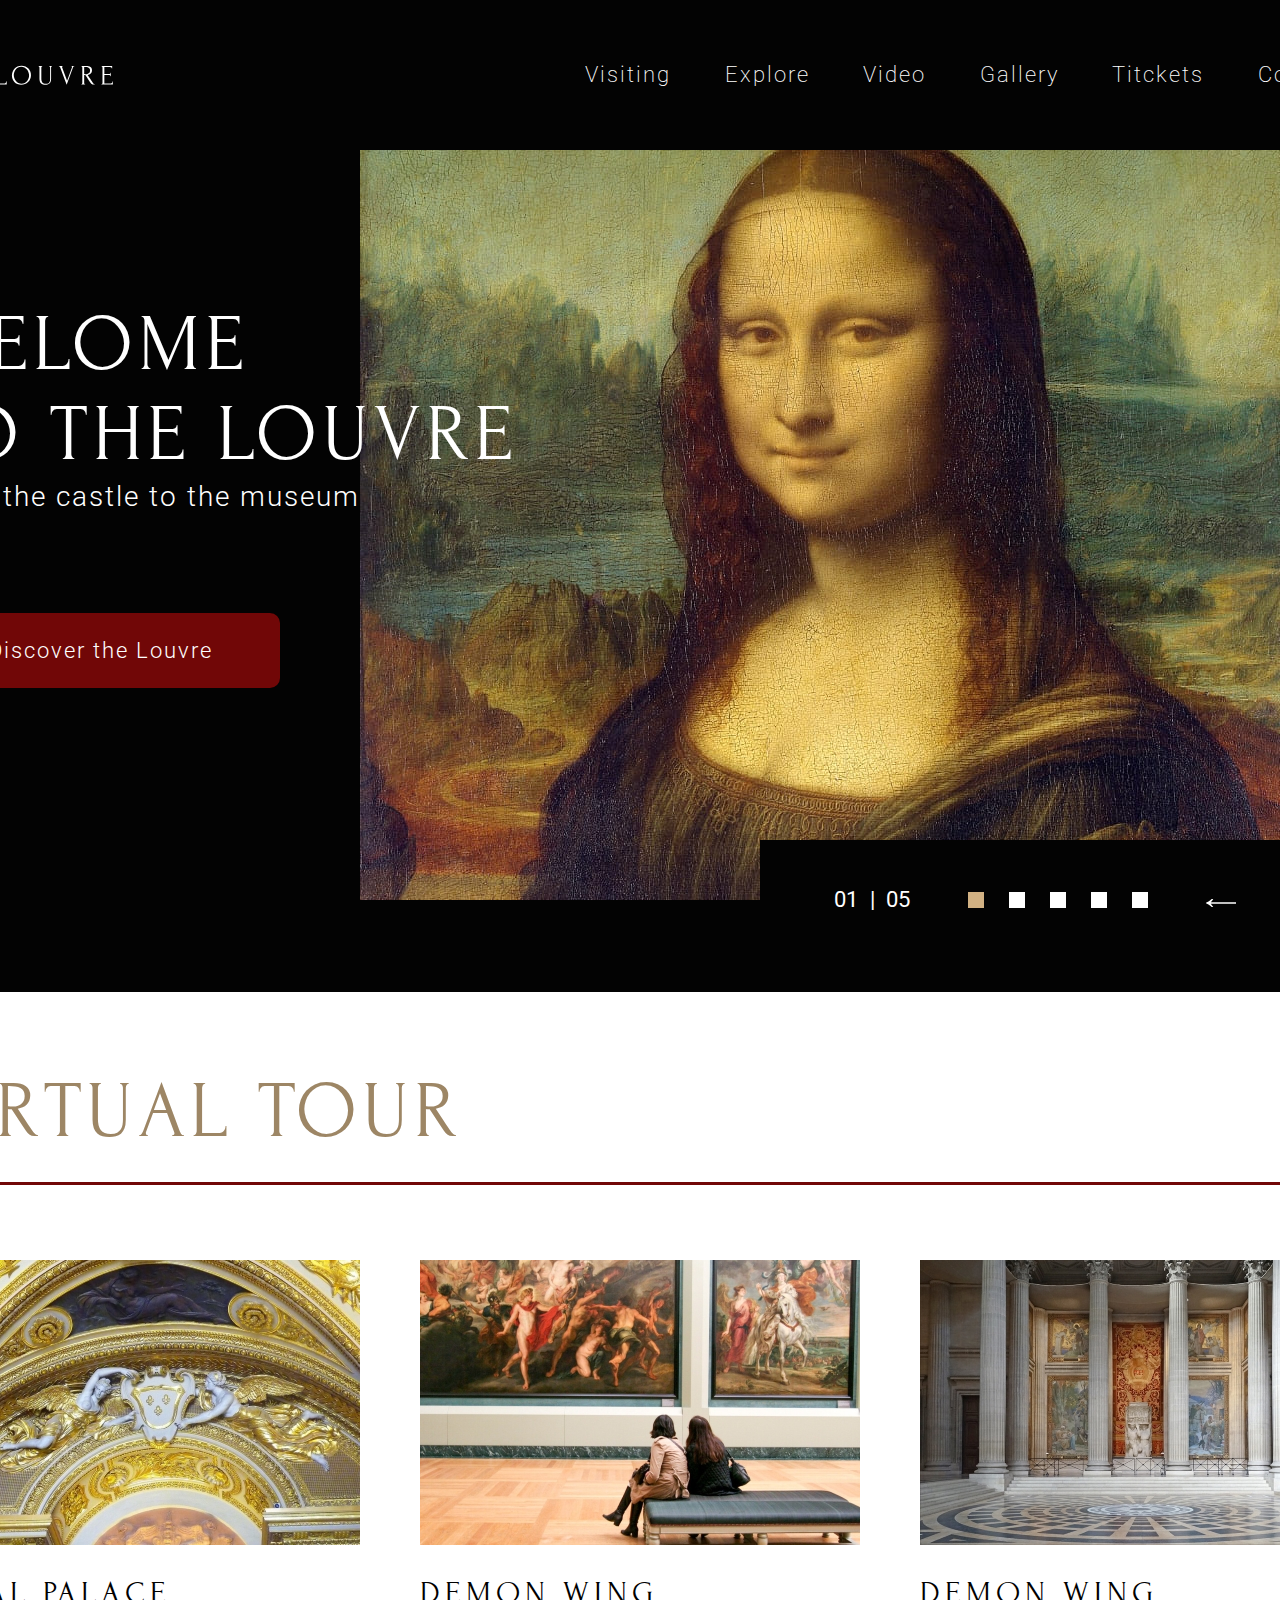
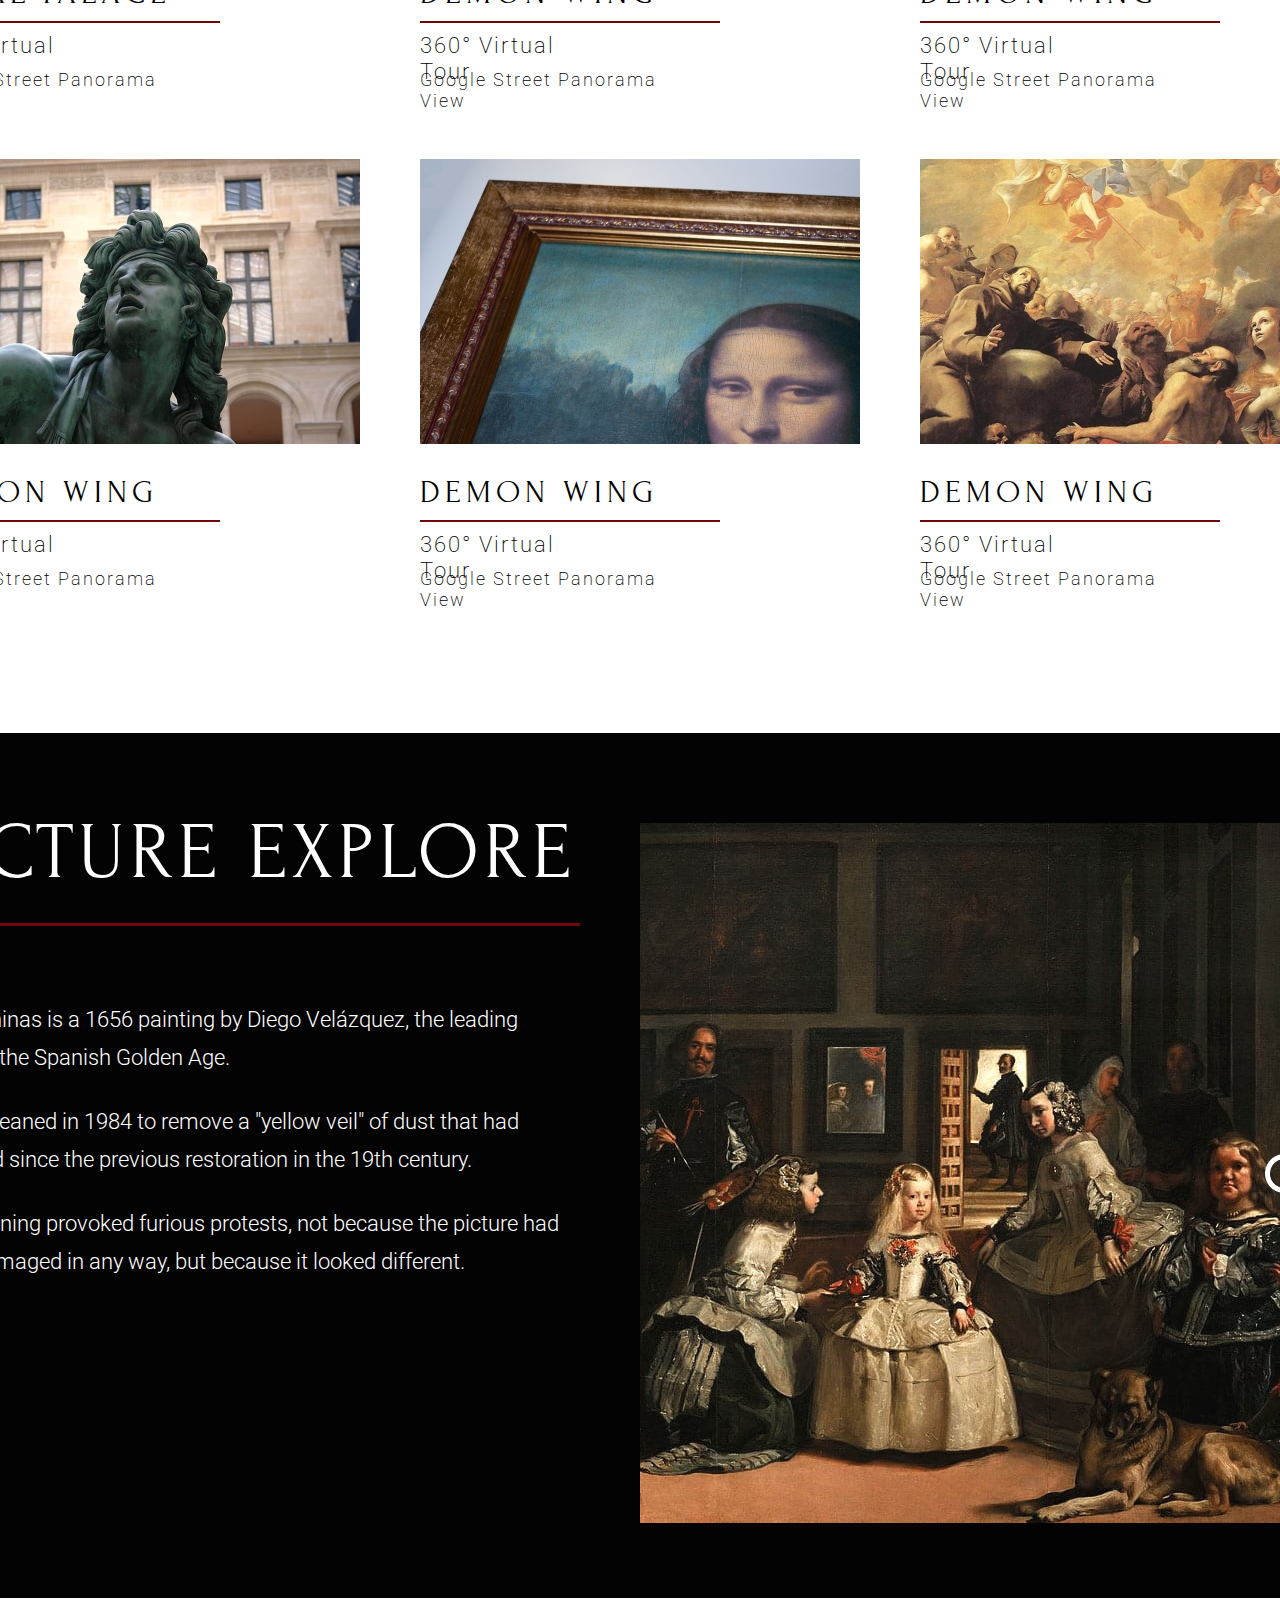
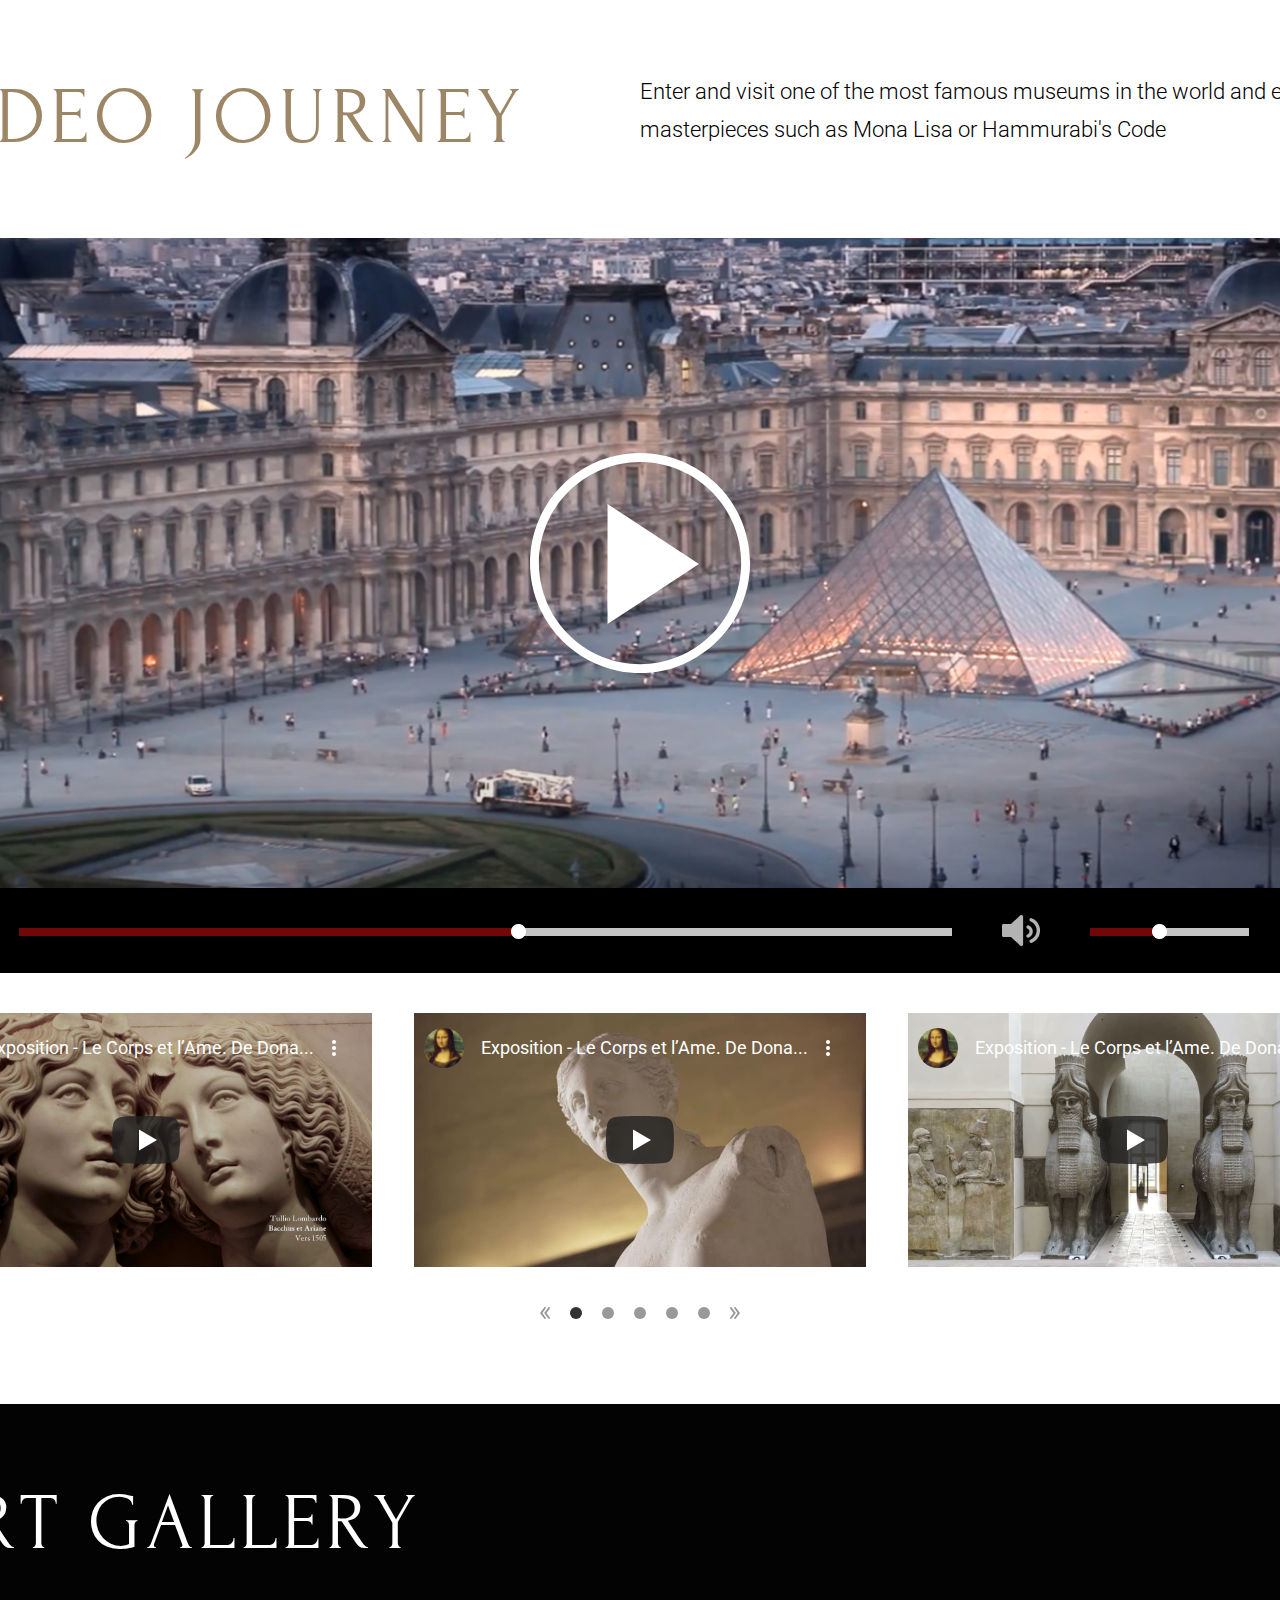
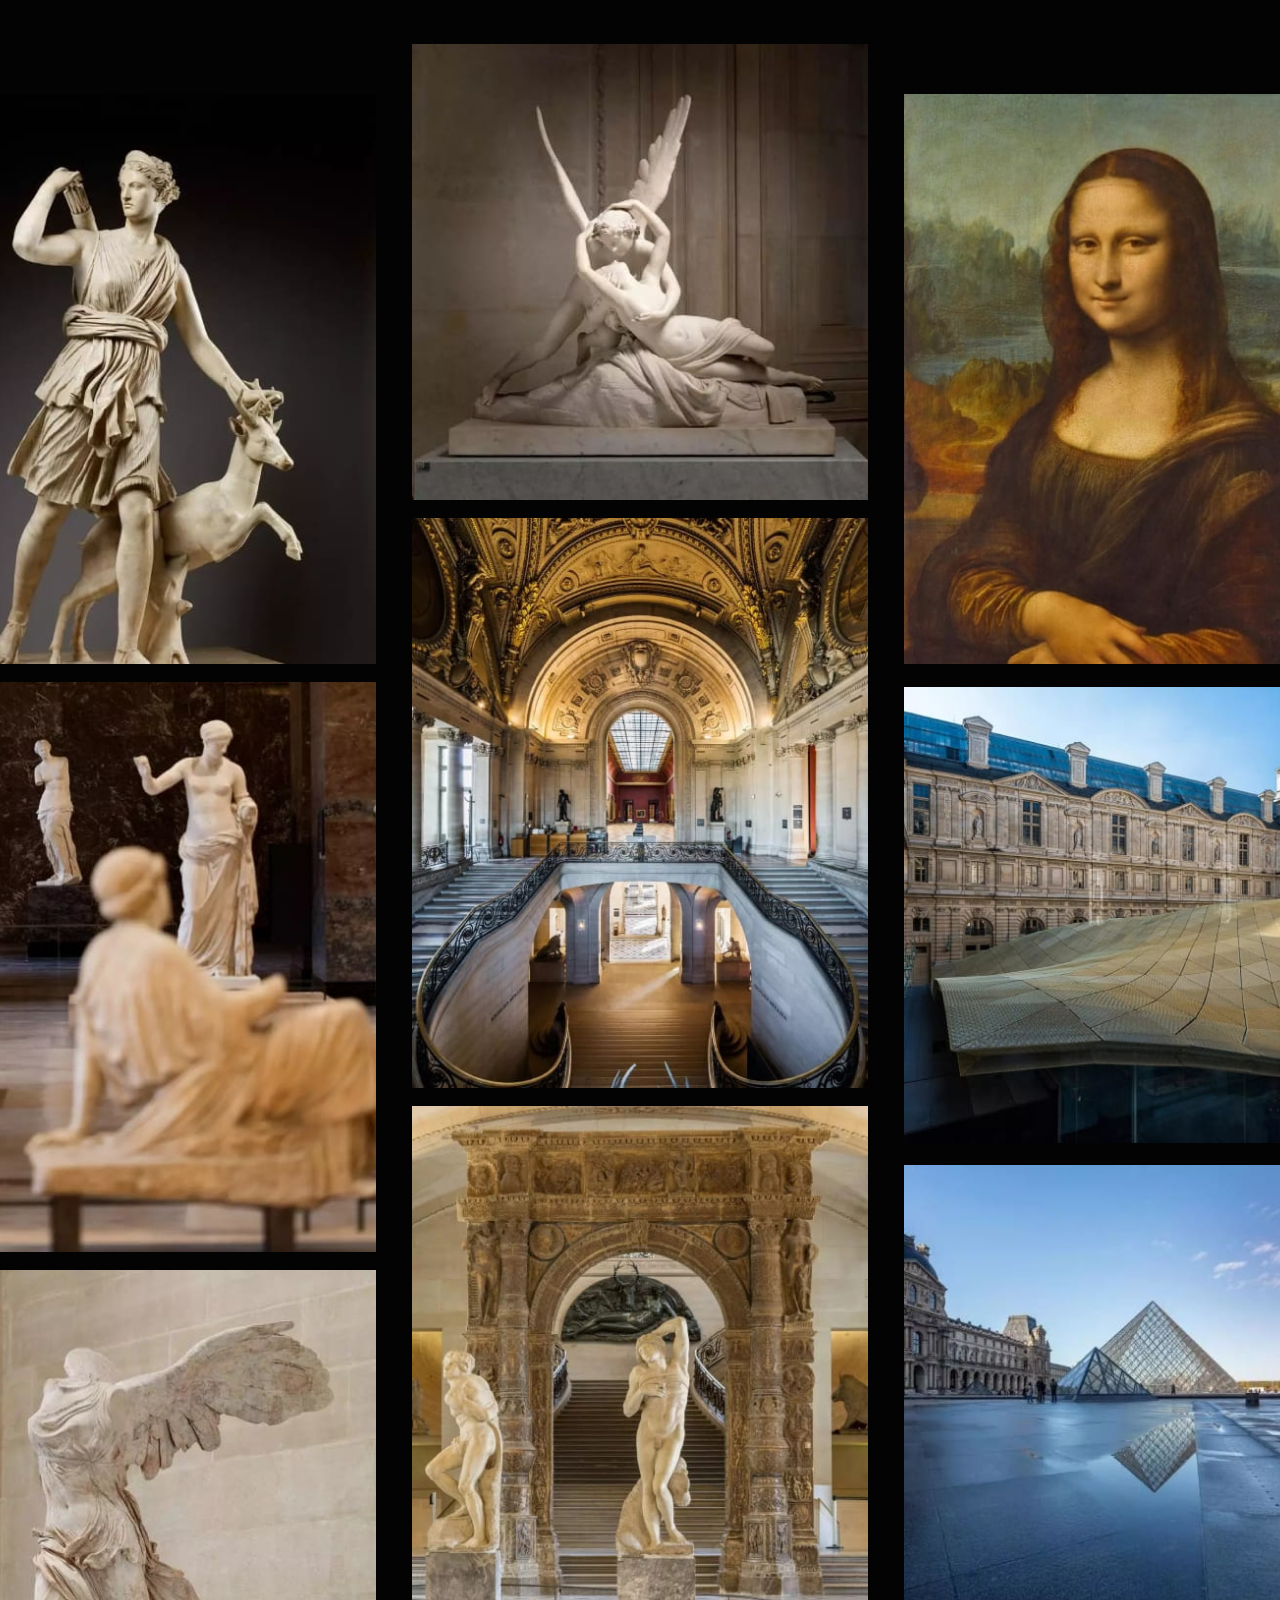
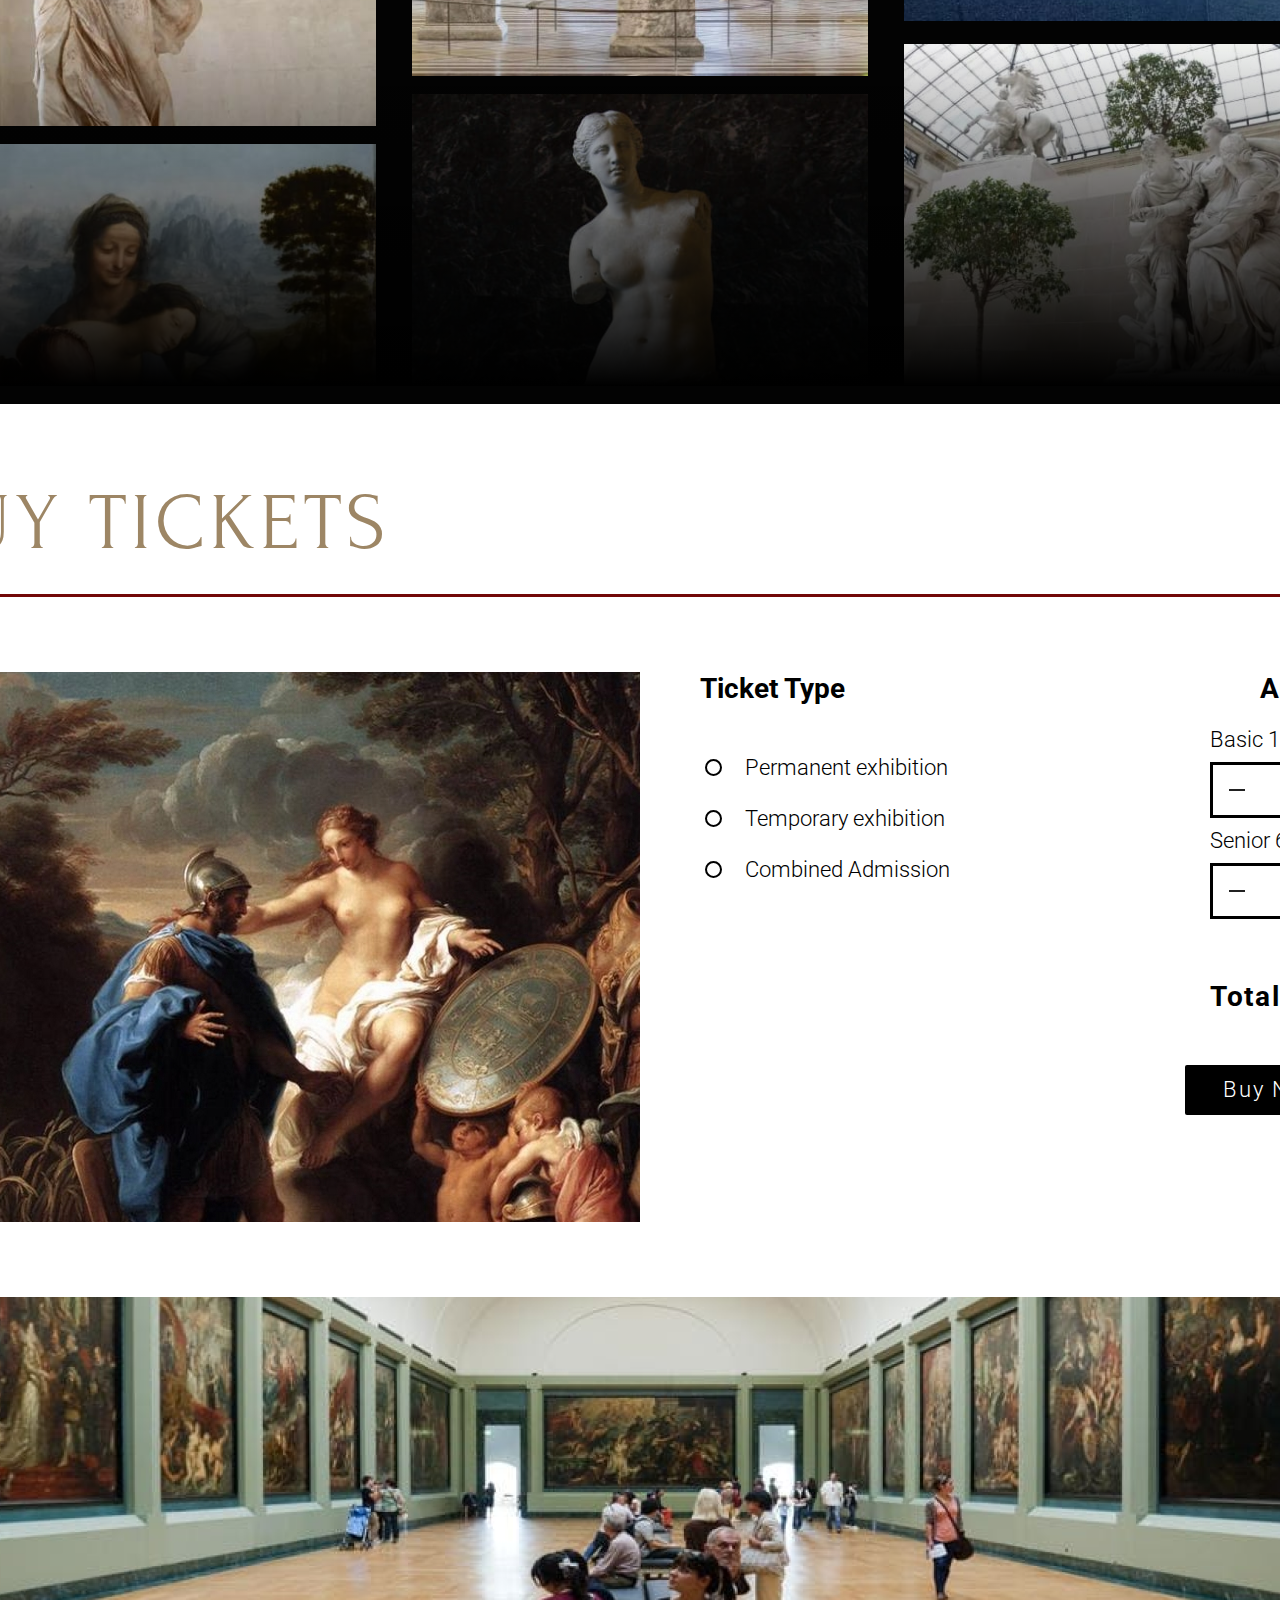
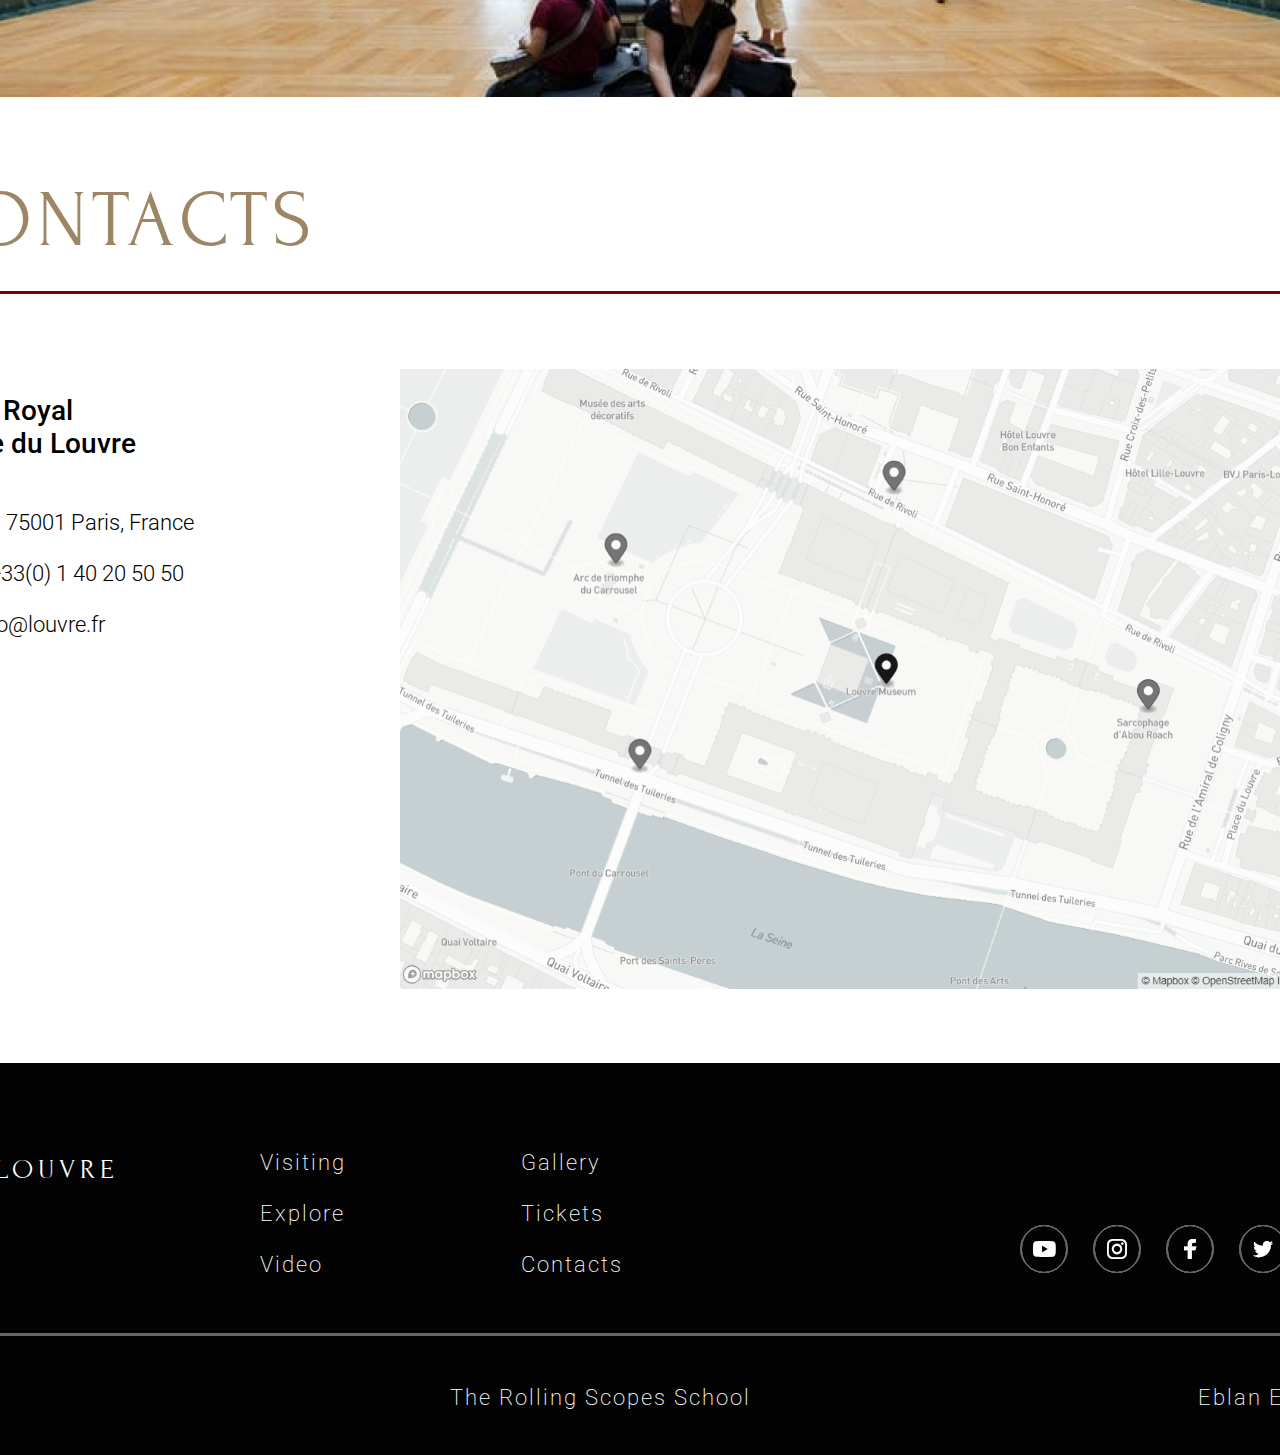
<file: index.html>
<!DOCTYPE html>
<html lang="en">

<head>
    <meta charset="UTF-8">
    <meta http-equiv="X-UA-Compatible" content="IE=edge">
    <meta name="viewport" content="width=device-width, initial-scale=1.0">
    <link rel="stylesheet" href="css/style.css">

    <link rel="preconnect" href="https://fonts.googleapis.com">
    <link rel="preconnect" href="https://fonts.gstatic.com" crossorigin>
    <link href="https://fonts.googleapis.com/css2?family=Roboto:wght@100&display=swap" rel="stylesheet">

    <link rel="preconnect" href="https://fonts.gstatic.com" crossorigin>
    <link href="https://fonts.googleapis.com/css2?family=Forum&display=swap" rel="stylesheet">
    <link rel="preconnect" href="https://fonts.googleapis.com">
    <link rel="preconnect" href="https://fonts.gstatic.com" crossorigin>
    <link
        href="https://fonts.googleapis.com/css2?family=Roboto:ital,wght@0,100;0,300;0,400;0,500;0,700;1,100;1,300;1,400;1,500;1,700&display=swap"
        rel="stylesheet">
    <link rel="shortcut icon" type="image/x-icon" href="./assets/favicon.ico" />

    <title>Document</title>
</head>

<body>
    <header>
        <div class="wrapper">
            <img class="logo" src="assets/Logo.svg" alt="Logo">
            <nav class="header">
                <ul>
                    <li><a href="#">Visiting</a></li>
                    <li><a href="#">Explore</a></li>
                    <li><a href="#">Video</a></li>
                    <li><a href="#">Gallery</a></li>
                    <li><a href="#">Titckets</a></li>
                    <li><a href="#">Contacts</a></li>
                </ul>
            </nav>
        </div>
    </header>
    <main>
        <section class="Welcome">
            <div class="wrapper">
                <div class="welcome_offer">
                    <p class="welcome_text_1">WELOME <br> TO THE LOUVRE</p>
                    <p class="welcome_text_2">From the castle to the museum</p>
                    <button class="welcome_button">Discover the Louvre</button>
                </div>
                <div class="mona_lisa_portret">
                    <!-- <img src="assets/MonaLisa.svg" alt=""> -->
                    <div class="slideshow-container">
                        <div class="mySlides fade">
                            <img src="./assets/welcome-slider/1.jpg">
                        </div>
                        <div class="mySlides fade">
                            <img src="./assets/welcome-slider/2.jpg">
                        </div>
                        <div class="mySlides fade">
                            <img src="./assets/welcome-slider/3.jpg">
                        </div>
                        <div class="mySlides fade">
                            <img src="./assets/welcome-slider/4.jpg">
                        </div>
                        <div class="mySlides fade">
                            <img src="./assets/welcome-slider/5.jpg">
                        </div>
                    </div>
                </div>
                <div class="slider">
                    <div class="welcome_slide_num">
                        <p id="slider_index_number">01</p>
                        <p>|</p>
                        <p>05</p>
                    </div>
                    <div class="carousel_pagination">
                        <div class="slide_pagination dot" onclick="currentSlide(1)"></div>
                        <div class="slide_pagination dot" onclick="currentSlide(2)"></div>
                        <div class="slide_pagination dot" onclick="currentSlide(3)"></div>
                        <div class="slide_pagination dot" onclick="currentSlide(4)"></div>
                        <div class="slide_pagination dot" onclick="currentSlide(5)"></div>
                    </div>
                    <div class="arrows">
                        <div class="arrow_left">
                            <a class="prev" onclick="plusSlides(-1)">
                                <img src="assets/arrow_left.svg" alt="arrow_left">
                            </a>
                        </div>
                        <div class="arrow_right">
                            <a class="next" onclick="plusSlides(1)">
                                <img src="assets/arrow_right.svg" alt="arrow_right">
                            </a>
                        </div>
                    </div>
                </div>
            </div>
        </section>

        <section id="Visiting" class="Virtual_tour">
            <div class="wrapper">
                <div class="tour_content">
                    <p class="tour_main_title">virtual tour</p>
                    <div class="virtual_tour_rectangle"></div>
                    <div class="tour_variants">
                        <div class="another_tour">
                            <a class="block_anchor" href="" target="blank">
                                <img class="tour_image" src="./assets/tour_variants/tour_1.png" alt="">
                                <p class="tour_title">royal palace</p>
                                <div class="rectangle_div"></div>
                                <p class="view_360">360° Virtual Tour</p>
                                <p class="view_panorama">Google Street Panorama View</p>
                            </a>
                        </div>
                        <div class="another_tour">
                            <a class="block_anchor" href="" target="blank">
                                <img class="tour_image" src="./assets/tour_variants/tour_2.png" alt="">
                                <p class="tour_title">demon wing</p>
                                <div class="rectangle_div"></div>
                                <p class="view_360">360° Virtual Tour</p>
                                <p class="view_panorama">Google Street Panorama View</p>
                            </a>
                        </div>
                        <div class="another_tour">
                            <a class="block_anchor" href="" target="blank">
                                <img class="tour_image" src="./assets/tour_variants/tour_3.png" alt="">
                                <p class="tour_title">demon wing</p>
                                <div class="rectangle_div"></div>
                                <p class="view_360">360° Virtual Tour</p>
                                <p class="view_panorama">Google Street Panorama View</p>
                            </a>
                        </div>
                        <div class="another_tour">
                            <a class="block_anchor" href="" target="blank">
                                <img class="tour_image" src="./assets/tour_variants/tour_4.png" alt="">
                                <p class="tour_title">demon wing</p>
                                <div class="rectangle_div"></div>
                                <p class="view_360">360° Virtual Tour</p>
                                <p class="view_panorama">Google Street Panorama View</p>
                            </a>
                        </div>
                        <div class="another_tour">
                            <a class="block_anchor" href="" target="blank">
                                <img class="tour_image" src="./assets/tour_variants/tour_5.png" alt="">
                                <p class="tour_title">demon wing</p>
                                <div class="rectangle_div"></div>
                                <p class="view_360">360° Virtual Tour</p>
                                <p class="view_panorama">Google Street Panorama View</p>
                            </a>
                        </div>
                        <div class="another_tour">
                            <a class="block_anchor" href="" target="blank">
                                <img class="tour_image" src="./assets/tour_variants/tour_6.png" alt="">
                                <p class="tour_title">demon wing</p>
                                <div class="rectangle_div"></div>
                                <p class="view_360">360° Virtual Tour</p>
                                <p class="view_panorama">Google Street Panorama View</p>
                            </a>
                        </div>
                    </div>
                </div>
            </div>
        </section>

        <section id="Explore" class="Picture_explore">
            <div class="wrapper">
                <div class="section_frame">
                    <p class="explore_main_title">picture explore</p>
                    <div class="explore_rectangle_div"></div>
                    <p class="explore_text">Las Meninas is a 1656 painting by Diego Velázquez, the leading artist of the
                        Spanish Golden Age.</p>
                    <p class="explore_text">It was cleaned in 1984 to remove a "yellow veil" of dust that had gathered
                        since the previous restoration in the 19th century.</p>
                    <p class="explore_text">The cleaning provoked furious protests, not because the picture had been
                        damaged in any way, but because it looked different.</p>
                    <div class="explore_picture_container">
                        <div class="after">
                            <img src="./assets/explore_slider/after.jpg" alt="">
                        </div>
                        <div class="before">
                            <img src="./assets/explore_slider/before.jpg" alt="">
                        </div>
                        <div class="scroller">
                            <img src="./assets/explore_slider/vertical_slider.png" alt="">
                        </div>
                        <!-- <img src="./assets/explore_section/picture_1.png" alt="">
                        <img class="picture_2" src="./assets/explore_section/picture_2.png" alt="">
                        <img class="explore_slider" src="./assets/explore_section/explore_slider.png" alt=""> -->
                    </div>
                </div>
            </div>
        </section>

        <section id="Video" class="Video_journey">
            <div class="wrapper">
                <div class="section_frame">
                    <div class="video_journey_title">
                        <p class="title_1">video journey</p>
                        <p class="title_2">Enter and visit one of the most famous museums in the world and enjoy
                            masterpieces such as Mona Lisa or Hammurabi's Code</p>
                    </div>
                    <div class="video_frame">
                        <img class="video" src="./assets/video_section/video.png" alt="">
                        <img class="circle" src="./assets/video_section/circle.svg" alt="">
                        <img class="triangle" src="./assets/video_section/triangle.svg" alt="">

                        <div class="video_control_panel">
                            <img src="./assets/video_section/play_button.svg" alt="">
                            <div class="progress_bar">
                                <img src="./assets/video_section/progress_bar_red.png" alt="">
                                <img class="progress_bar_circle" src="./assets/video_section/progress_bar_circle.png"
                                    alt="">
                                <img src="./assets/video_section/progress_bar_white.png" alt="">
                            </div>
                            <div class="volume">
                                <img class="volume_1" src="./assets/video_section/volume_1.png" alt="">
                                <img class="volume_2" src="./assets/video_section/volume_2.png" alt="">
                                <img class="volume_3" src="./assets/video_section/volume_3.png" alt="">
                            </div>
                            <div class="volume_bar">
                                <img src="./assets/video_section/volume_bar_red.png" alt="">
                                <img class="volume_bar_circle" src="./assets/video_section/volume_bar_circle.png"
                                    alt="">
                                <img src="./assets/video_section/volume_bar_white.png" alt="">
                            </div>
                            <div class="expand">
                                <img class="expand_1" src="./assets/video_section/expand_1.png" alt="">
                                <img class="expand_2" src="./assets/video_section/expand_2.png" alt="">
                                <img class="expand_3" src="./assets/video_section/expand_3.png" alt="">
                                <img class="expand_4" src="./assets/video_section/expand_4.png" alt="">
                            </div>
                        </div>
                    </div>
                    <div class="video_recomendations">
                        <div class="video_recomend_item">
                            <div class="video_title">
                                <img src="./assets/video_section/video_title_icon.svg" alt="">
                                <p class="video_title_text">Exposition - Le Corps et l’Ame. De Dona...</p>
                                <div class="dots">
                                    <img src="./assets/video_section/dot_circle.svg" alt="">
                                    <img src="./assets/video_section/dot_circle.svg" alt="">
                                    <img src="./assets/video_section/dot_circle.svg" alt="">
                                </div>
                            </div>
                            <img src="./assets/video_section/recom_item_poster_1.svg" alt="">
                            <img class="you_tube_icon_1" src="./assets/video_section/you_tube_icon_2.svg" alt="">
                            <img class="you_tube_icon_2" src="./assets/video_section/you_tube_icon_1.svg" alt="">
                        </div>
                        <div class="video_recomend_item">
                            <div class="video_title">
                                <img src="./assets/video_section/video_title_icon.svg" alt="">
                                <p class="video_title_text">Exposition - Le Corps et l’Ame. De Dona...</p>
                                <div class="dots">
                                    <img src="./assets/video_section/dot_circle.svg" alt="">
                                    <img src="./assets/video_section/dot_circle.svg" alt="">
                                    <img src="./assets/video_section/dot_circle.svg" alt="">
                                </div>
                            </div>
                            <img src="./assets/video_section/recom_item_poster_2.svg" alt="">
                            <img class="you_tube_icon_1" src="./assets/video_section/you_tube_icon_2.svg" alt="">
                            <img class="you_tube_icon_2" src="./assets/video_section/you_tube_icon_1.svg" alt="">
                        </div>
                        <div class="video_recomend_item">
                            <div class="video_title">
                                <img src="./assets/video_section/video_title_icon.svg" alt="">
                                <p class="video_title_text">Exposition - Le Corps et l’Ame. De Dona...</p>
                                <div class="dots">
                                    <img src="./assets/video_section/dot_circle.svg" alt="">
                                    <img src="./assets/video_section/dot_circle.svg" alt="">
                                    <img src="./assets/video_section/dot_circle.svg" alt="">
                                </div>
                            </div>
                            <img src="./assets/video_section/recom_item_poster_3.svg" alt="">
                            <img class="you_tube_icon_1" src="./assets/video_section/you_tube_icon_2.svg" alt="">
                            <img class="you_tube_icon_2" src="./assets/video_section/you_tube_icon_1.svg" alt="">
                        </div>
                    </div>
                    <div class="video_slider_pagination">
                        <img src="./assets/video_section/slider_left_pagination.svg" alt="">
                        <img src="./assets/video_section/pagination_circle_black.svg" alt="">
                        <img src="./assets/video_section/pagination_circle_white.svg" alt="">
                        <img src="./assets/video_section/pagination_circle_white.svg" alt="">
                        <img src="./assets/video_section/pagination_circle_white.svg" alt="">
                        <img src="./assets/video_section/pagination_circle_white.svg" alt="">
                        <img src="./assets/video_section/slider_right_pagination.svg" alt="">
                    </div>
                </div>
            </div>
        </section>

        <section id="Gallery" class="Art_gallery">
            <div class="wrapper">
                <div class="section_frame">
                    <div class="art_gallery_title">
                        <p>art gallery</p>
                    </div>
                    <div class="art_galery_content">
                        <div class="content_column column_margin">
                            <img src="./assets/gallery_section/art_1_1.png" alt="">
                            <img src="./assets/gallery_section/art_1_2.png" alt="">
                            <img src="./assets/gallery_section/art_1_3.png" alt="">
                            <img src="./assets/gallery_section/art_1_4.png" alt="">
                        </div>
                        <div class="content_column column_full">
                            <img src="./assets/gallery_section/art_2_1.png" alt="">
                            <img src="./assets/gallery_section/art_2_2.png" alt="">
                            <img src="./assets/gallery_section/art_2_3.png" alt="">
                            <img src="./assets/gallery_section/art_2_4.png" alt="">
                        </div>
                        <div class="content_column column_margin">
                            <img src="./assets/gallery_section/art_3_1.png" alt="">
                            <img src="./assets/gallery_section/art_3_2.png" alt="">
                            <img src="./assets/gallery_section/art_3_3.png" alt="">
                            <img src="./assets/gallery_section/art_3_4.png" alt="">
                        </div>
                        <div class="art_foot"></div>
                    </div>
                </div>
            </div>
        </section>

        <section id="Tickets" class="Buy_tickets">
            <div class="wrapper">
                <div class="section_frame">
                    <div class="buy_tickects_title">
                        <p>buy tickets</p>
                    </div>
                    <div class="buy_tickets_rectangle"></div>
                    <div class="tickects_form">
                        <img src="./assets/tickets_section/tickets_image.png" alt="">
                        <div class="tickets_form_inputs">
                            <div class="column_1">
                                <p class="ticket_type">Ticket Type</p>
                                <div class="inputs">
                                    <div class="input_row">
                                        <input id="permanent_exhibition" type="radio">
                                        <label for="permanent_exhibition">Permanent exhibition</label>
                                    </div>
                                    <div class="input_row">
                                        <input id="temporary_exhibition" type="radio">
                                        <label for="temporary_exhibition">Temporary exhibition</label>
                                    </div>
                                    <div class="input_row">
                                        <input id="combined_admission" type="radio">
                                        <label for="combined_admission">Combined Admission</label>
                                    </div>
                                </div>
                            </div>
                            <div class="column_2">
                                <p class="text_amount">Amount</p>
                                <div class="colmn_2_inuts">
                                    <div class="amount_input">
                                        <p>Basic 18+</p>
                                        <div class="number-input">
                                            <button
                                                onclick="this.parentNode.querySelector('input[type=number]').stepDown()"></button>
                                            <input class="quantity" min="0" max="20" name="quantity" value="1"
                                                type="number">
                                            <button
                                                onclick="this.parentNode.querySelector('input[type=number]').stepUp()"
                                                class="plus"></button>
                                        </div>
                                    </div>
                                    <div class="amount_input">
                                        <p>Senior 65+</p>
                                        <div class="number-input">
                                            <button
                                                onclick="this.parentNode.querySelector('input[type=number]').stepDown()"></button>
                                            <input class="quantity" min="0" max="20" name="quantity" value="1"
                                                type="number">
                                            <button
                                                onclick="this.parentNode.querySelector('input[type=number]').stepUp()"
                                                class="plus"></button>
                                        </div>
                                    </div>
                                </div>
                                <p class="total_prise">Total €220</p>
                            </div>
                        </div>

                        <button class="buy_now">
                            Buy Now
                        </button>
                    </div>
                </div>
            </div>
        </section>

        <div class="parallax">
            <img src="./assets/parallax_1.png" alt="">
        </div>

        <section id="Contacts" class="Contacts">
            <div class="wrapper">
                <div class="section_frame">
                    <div class="contacts_title">
                        <p>contacts</p>
                    </div>
                    <div class="contacts_rectangle"></div>
                    <div class="contacts_content">
                        <div class="contacts_info">
                            <p class="info_title">Palais Royal Musee du Louvre</p>
                            <p>address: 75001 Paris, France</p>
                            <p>phone: +33(0) 1 40 20 50 50</p>
                            <p>mail: info@louvre.fr</p>
                        </div>
                        <div class="contacts_map">
                            <img src="./assets/contacts_section/map.png" alt="">
                        </div>
                    </div>
                </div>
            </div>
        </section>
    </main>
    <footer>
        <div class="wrapper">
            <div class="footer_content">
                <div class="logo">
                    <img src="./assets/logo_2.svg" alt="Logo">
                    <p>louvre</p>
                </div>
                <div class="navigation">
                    <nav>
                        <div class="column">
                            <ul>
                                <li><a href="#Visiting">Visiting</a></li>
                                <li><a href="#Explore">Explore</a></li>
                                <li><a href="#Video">Video</a></li>
                            </ul>
                        </div>
                        <div class="column">
                            <ul>
                                <li><a href="#Gallery">Gallery</a></li>
                                <li><a href="#Tickets">Tickets</a></li>
                                <li><a href="#Contacts">Contacts</a></li>
                            </ul>
                        </div>
                    </nav>
                </div>
                <div class="social">
                    <div class="social_icon">
                        <a class="social_icon" href="http://youtube.com">
                            <img src="./assets/footer/youtube.svg" alt="">
                        </a>
                    </div>
                    <div class="social_icon">
                        <a class="social_icon" href="http://instagram.com">
                            <img src="./assets/footer/instagram.svg" alt="">
                        </a>
                    </div>
                    <div class="social_icon">
                        <a class="social_icon" href="http://facebook.com">
                            <img src="./assets/footer/facebook.svg" alt="">
                        </a>
                    </div>
                    <div class="social_icon">
                        <a class="social_icon" href="http://twitter.com">
                            <img src="./assets/footer/twitter.svg" alt="">
                        </a>
                    </div>
                    <div class="social_icon">
                        <a class="social_icon" href="http://printerest.com">
                            <img src="./assets/footer/printerest.svg" alt="">
                        </a>
                    </div>
                </div>
            </div>
        </div>
        <div class="footer_rectangle"></div>
        <div class="last_string">
            <p>© 2021</p>
            <p>The Rolling Scopes School</p>
            <p>Eblan Eblanov</p>
        </div>
    </footer>
    <script src="./js/index.js"></script>
    <script src="./js/scroller.js"></script>
</body>

</html>
</file>
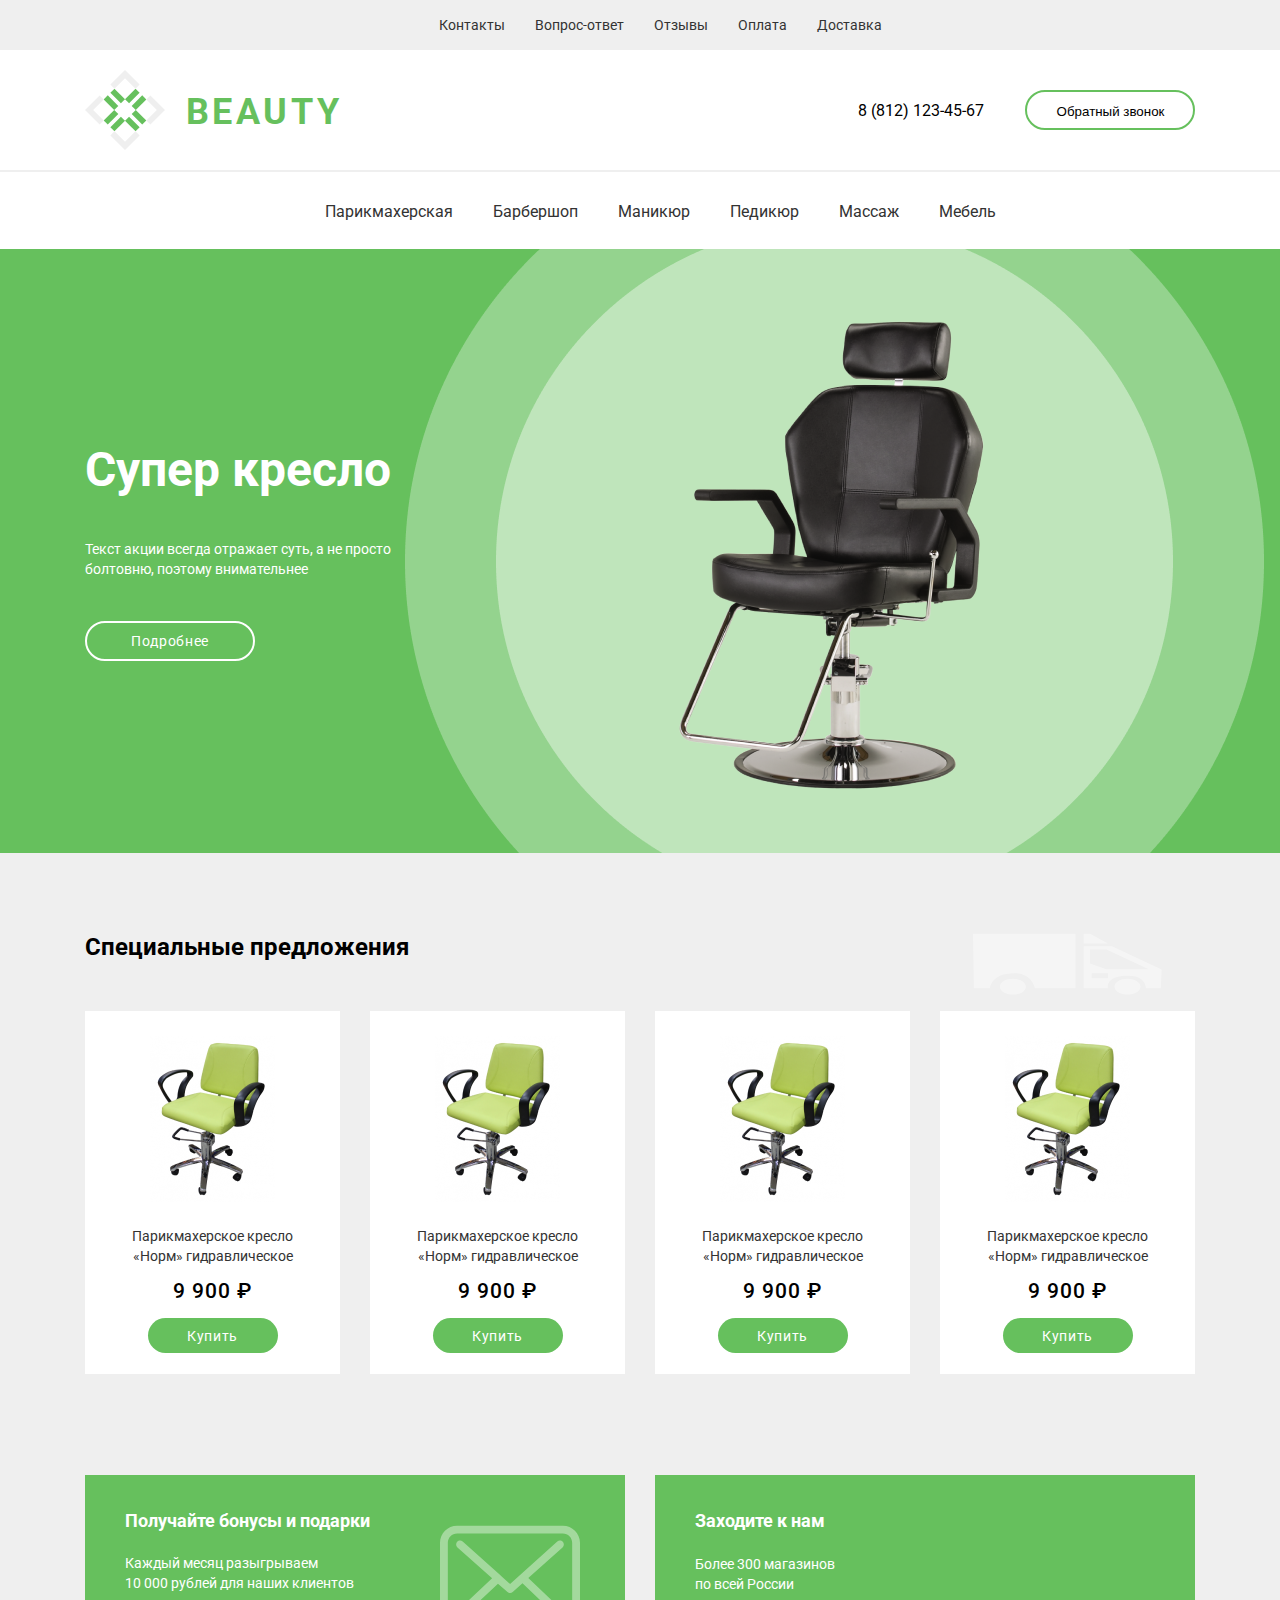
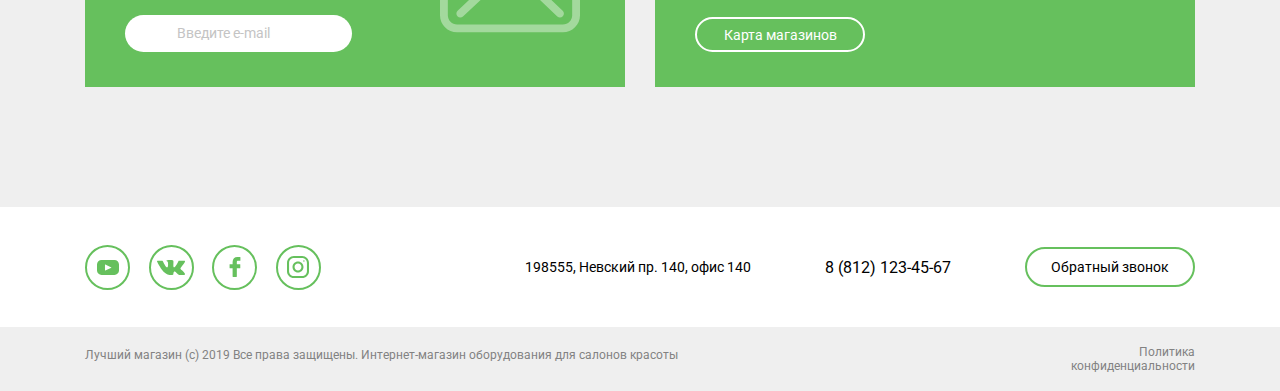
<file: 1/index.html>
<!DOCTYPE html>
<html lang="en">

<head>
    <meta charset="UTF-8">
    <meta http-equiv="X-UA-Compatible" content="IE=edge">
    <meta name="viewport" content="width=device-width, initial-scale=1.0">
    <link rel='stylesheet' href="css/style.css">

    <link rel="preconnect" href="https://fonts.gstatic.com">
    <link href="https://fonts.googleapis.com/css2?family=Roboto&display=swap" rel="stylesheet">
    <link rel="preconnect" href="https://fonts.gstatic.com">
    <link href="https://fonts.googleapis.com/css2?family=Roboto:wght@400;700&display=swap" rel="stylesheet">
    <link rel="preconnect" href="https://fonts.gstatic.com">
    <link href="https://fonts.googleapis.com/css2?family=Roboto:wght@400;500;700&display=swap" rel="stylesheet">

    <title>Document</title>
</head>

<body>
    <header>
        <div class="top-line">
            <div class="top-line__menu">
                <nav>
                    <ul class="nav">
                        <li><a href="">Контакты</a></li>
                        <li><a href="">Вопрос-ответ</a></li>
                        <li><a href="">Отзывы</a></li>
                        <li><a href="">Оплата</a></li>
                        <li><a href="">Доставка</a></li>
                    </ul>
                </nav>
            </div>
        </div>


        <div class="second-line">

            <div class="second-line__head-menu">
                <div class="wrap">
                    <div class="left-content">
                        <img src="images/logo.svg">
                        <span>BEAUTY</span>
                    </div>
                    <div class="right-content">
                        <span>8 (812) 123-45-67</span>
                        <button class="call-back">Обратный звонок</button>
                    </div>
                </div>
            </div>

            <div class="divider"></div>
            <div class="second-line__main-menu">
                <nav class="test">
                    <ul class="seond-line__list">
                        <li><a href="">Парикмахерская</a></li>
                        <li><a href="">Барбершоп</a></li>
                        <li><a href="">Маникюр</a></li>
                        <li><a href="">Педикюр</a></li>
                        <li><a href="">Массаж</a></li>
                        <li><a href="">Мебель</a></li>
                    </ul>
                </nav>
            </div>
        </div>
    </header>
    <main>
        <div class="sale">
            <div class="wrap">
                <div class="group">
                    <h1 class="super__chair">Супер кресло</h1>
                    <p class="stock__text">Текст акции всегда отражает суть, а не просто болтовню, поэтому внимательнее
                    </p>
                    <button>Подробнее</button>
                </div>
            </div>
        </div>
        <div class="main__content">
            <div class="wrap">
                <div class="goods">
                    <div class="good__header">
                        <span class="good__header_text">Специальные предложения</span>
                        <img class="logo__truck" src="./images/logo_truck.svg" alt="Logo of the Truck" />
                    </div>
                    <div class="goods__content">
                        <div class="good">
                            <img class="good__chair" src="./images/good.png" alt="Good chair">
                            <span class="good__chair__text">Парикмахерское кресло <br> «Норм» гидравлическое</span>
                            <h3 class="good__chair__price">9 900 ₽ </h3>
                            <button class="good__chair__button">Купить</button>
                        </div>
                        <div class="good">
                            <img class="good__chair" src="./images/good.png" alt="Good chair">
                            <span class="good__chair__text">Парикмахерское кресло <br> «Норм» гидравлическое</span>
                            <h3 class="good__chair__price">9 900 ₽ </h3>
                            <button class="good__chair__button">Купить</button>
                        </div>
                        <div class="good">
                            <img class="good__chair" src="./images/good.png" alt="Good chair">
                            <span class="good__chair__text">Парикмахерское кресло <br> «Норм» гидравлическое</span>
                            <h3 class="good__chair__price">9 900 ₽ </h3>
                            <button class="good__chair__button">Купить</button>
                        </div>
                        <div class="good">
                            <img class="good__chair" src="./images/good.png" alt="Good chair">
                            <span class="good__chair__text">Парикмахерское кресло <br> «Норм» гидравлическое</span>
                            <h3 class="good__chair__price">9 900 ₽ </h3>
                            <button class="good__chair__button">Купить</button>
                        </div>
                    </div>
                </div>

                <div class="main__subscribe__info">
                    <div class="main__subscribe__left">
                        <div class="main__subscribe__left__left">
                            <h3 class="main__subscribe__text__1">Получайте бонусы и подарки</h3>
                            <p class="main__subscribe__text__2">Каждый месяц разыгрываем <br>
                                10 000 рублей для наших клиентов</p>
                            <input placeholder="Введите e-mail" class="main__subscribe__mail__input" type="mail">
                        </div>
                        <div class="main__subscribe__left__right">
                            <img src="./images/logo_mail.svg" alt="Logo of email">
                        </div>
                    </div>
                    <div class="main__subscribe__right">
                        <div class="main__subscribe__right__content">
                            <h3 class="main__subscribe__text__1">Заходите к нам</h3>
                            <p class="main__subscribe__text__2">Более 300 магазинов <br>
                                по всей России</p>
                            <button class="main__subscribe__button">Карта магазинов</button>
                        </div>
                    </div>
                </div>
            </div>
        </div>
    </main>
    <footer>
        <div class="footer__contacts">
            <div class="wrap">
                <div class="footer__line">
                    <div class="icons">
                        <div class="ellipse">
                            <img src="./images/logo_youtube.svg" alt="">
                        </div>
                        <div class="ellipse">
                            <img src="./images/logo_vk.svg" alt="">
                        </div>
                        <div class="ellipse">
                            <img src="./images/logo_facebook.svg" alt="">
                        </div>
                        <div class="ellipse">
                            <img class="instagram" src="./images/logo_instagram.svg" alt="">
                        </div>
                    </div>
                    <div class="contacts">
                        <p class="contacts__address">198555, Невский пр. 140, офис 140</p>
                        <p class="contacts__phone">8 (812) 123-45-67</p>
                        <button class="contacts__callback">Обратный звонок</button>
                    </div>
                </div>
            </div>
        </div>
        <div class="footer__rights">
            <div class="wrap">
                <p class="footer__rights_text_1">Лучший магазин (с) 2019 Все права защищены. Интернет-магазин
                    оборудования для салонов красоты</p>
                <p class="footer__rights_text_2">Политика конфиденциальности</p>
            </div>
        </div>
    </footer>
</body>
</html>
</file>
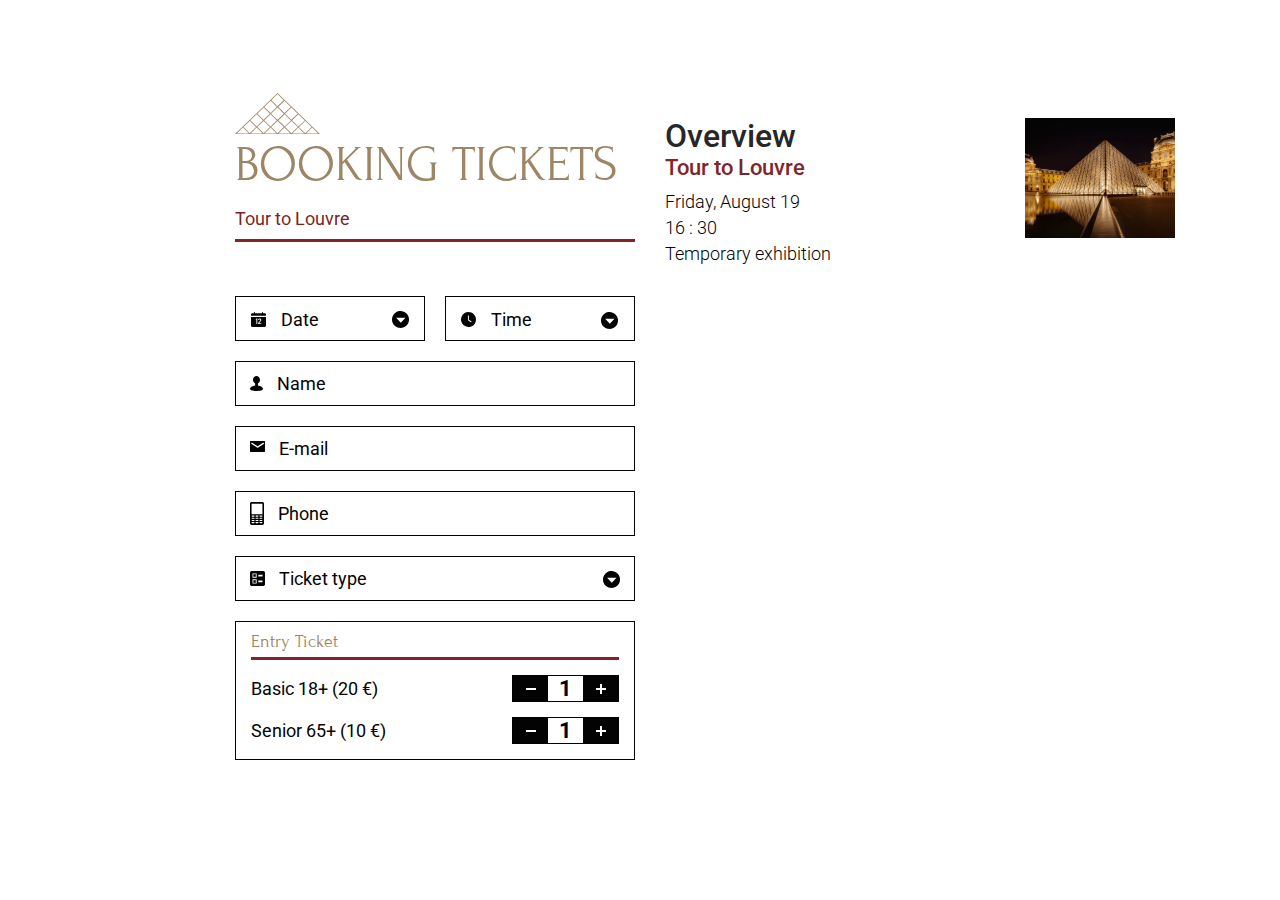
<file: form.html>
<!DOCTYPE html>
<html lang="en">

<head>
    <meta charset="UTF-8">
    <meta http-equiv="X-UA-Compatible" content="IE=edge">
    <meta name="viewport" content="width=device-width, initial-scale=1.0">
    <link rel="stylesheet" href="./css/formStyle.css">

    <link rel="preconnect" href="https://fonts.googleapis.com">
    <link rel="preconnect" href="https://fonts.gstatic.com" crossorigin>
    <link href="https://fonts.googleapis.com/css2?family=Roboto:wght@100&display=swap" rel="stylesheet">

    <link rel="preconnect" href="https://fonts.gstatic.com" crossorigin>
    <link href="https://fonts.googleapis.com/css2?family=Forum&display=swap" rel="stylesheet">
    <link rel="preconnect" href="https://fonts.googleapis.com">
    <link rel="preconnect" href="https://fonts.gstatic.com" crossorigin>
    <link
        href="https://fonts.googleapis.com/css2?family=Roboto:ital,wght@0,100;0,300;0,400;0,500;0,700;1,100;1,300;1,400;1,500;1,700&display=swap"
        rel="stylesheet">

    <title>Document</title>
</head>

<body>
    <main action="GET">
        <div class="wrapper">
            <div class="booking_tickets">
                <div class="title">
                    <img src="./assets/form/logo_form.svg" alt="">
                    <p class="text_1">Booking tickets</p>
                    <p class="text_2">Tour to Louvre</p>
                    <div class="line_stroke"></div>
                </div>
                <form action="" method="get">
                    <div class="first_line">
                        <div class="input_date">
                            <img src="./assets/form/icon_date.svg" alt="">
                            <input placeholder="Date" type="date">
                        </div>
                        <div class="input_date">
                            <img src="./assets/form/icon_time.svg" alt="">
                            <input placeholder="Time" type="time">
                        </div>
                    </div>
                    <div class="input_box">
                        <img src="./assets/form/icon_user.svg" alt="">
                        <input placeholder="Name" type="text">
                    </div>
                    <div class="input_box">
                        <img src="./assets/form/icon_email.svg" alt="">
                        <input placeholder="E-mail" type="email">
                    </div>
                    <div class="input_box">
                        <img class="icon_phone" src="./assets/form/icon_phone.svg" alt="">
                        <input placeholder="Phone" type="tel">
                    </div>
                    <div class="input_box flex">
                        <img src="./assets/form/icon_select.svg" alt="">
                        <div class="select_container">
                            <img class="arrow_select" src="./assets/form/arrow.svg" alt="">
                            <select title="Ticket type" name="Ticket type" id="">
                                <option value="none" selected disabled hidden>Ticket type</option>
                                <option value="">One</option>
                                <option value="">Two</option>
                            </select>
                        </div>
                    </div>
                    <div class="input_box entry_ticket">
                        <div class="entry_ticket_content">
                            <p class="ticket_title">Entry ticket</p>
                            <div class="line_stroke"></div>
                            <div class="entry_ticket_input_row">
                                <p>Basic 18+ (20 €)</p>
                                <div class="number-input">
                                    <button
                                        onclick="this.parentNode.querySelector('input[type=number]').stepDown()"></button>
                                    <input class="quantity" min="0" max="20" name="quantity" value="1" type="number">
                                    <button onclick="this.parentNode.querySelector('input[type=number]').stepUp()"
                                        class="plus"></button>
                                </div>
                            </div>
                            <div class="entry_ticket_input_row">
                                <p>Senior 65+ (10 €)</p>
                                <div class="number-input">
                                    <button
                                        onclick="this.parentNode.querySelector('input[type=number]').stepDown()"></button>
                                    <input class="quantity" min="0" max="20" name="quantity" value="1" type="number">
                                    <button onclick="this.parentNode.querySelector('input[type=number]').stepUp()"
                                        class="plus"></button>
                                </div>
                            </div>
                        </div>
                    </div>
                </form>
            </div>

            <div class="payment">
                <div class="overview">
                    <p class="text_1">Overview</p>
                    <p class="text_2">Tour to Louvre</p>
                    <div class="text_3">
                        <p>Friday, August 19</p>
                    </div>
                    <div class="text_3">
                        <p>16 : 30</p>
                    </div>
                    <div class="text_3">
                        <p>Temporary exhibition</p>
                    </div>
                    <img class="image" src="./assets/form/image.svg" alt="">
                </div>
            </div>
        </div>
    </main>
</body>
<script>
    function onChange(event) {
        event.target.style.setProperty('--c', 'block')
        if (event.target.value != '') {
            event.target.classList.add('has-value')
        }
    }

    document.querySelector("input[type='date']").addEventListener('change', onChange)
    document.querySelector("input[type='time']").addEventListener('change', onChange)
</script>

</html>
</file>
<file: css/style.css>
body {
    margin: 0;
    padding: 0;

    display: flex;
    flex-direction: column;
    align-items: center;
}

p {
    margin: 0;
}

.wrapper {
    width: 1440px;
    margin: 0 auto;
}

header {
    background: #030303;
    height: 150px;
    display: flex;
    align-items: center;
    width: 1920px;
}

header .wrapper {
    display: flex;
    justify-content: space-between;
}

.header ul li {
    display: inline-block;
    position: relative;
}

li {
    list-style: none;
}

a {
    text-decoration: none;
    width: 85px;
    height: 26px;
    left: 0px;
    top: 0px;

    font-family: 'Roboto';
    font-style: normal;
    font-weight: 200;
    font-size: 22px;
    line-height: 26px;

    letter-spacing: 2px;

    color: #FFFFFF;
}

nav.header ul {
    width: 775px;
    display: flex;
    justify-content: space-between;
}

img .logo {
    width: 199px;
    height: 33px;
}

main {
    position: relative;
}

.Welcome {
    width: 1920px;
    height: 842px;
    background: #030303;
}

.welcome_offer {
    position: relative;
    width: 598px;
    height: 388px;  
    padding-top: 150px;
    z-index: 2;
}

.welcome_text_1 {
    margin: 0;
    font-family: 'Forum', cursive;
    font-style: normal;
    font-weight: normal;
    font-size: 80px;
    line-height: 90px;
    /* or 112% */
    
    letter-spacing: 5px;
    text-transform: uppercase;
    
    color: #FFFFFF;
}

.Welcome .wrapper {
    position: relative;
    height: 810px;
}

.welcome_text_2 {
    font-family: 'Roboto';
    font-style: normal;
    font-weight: 300;
    font-size: 28px;
    line-height: 33px;
    /* identical to box height */
    
    letter-spacing: 2px;
    
    color: #FFFFFF;
}

.welcome_button {
    position: absolute;
    width: 360px;
    height: 75px;
    left: 0px;
    bottom: 0px;

    border: 0;
    background: #710707;
    border-radius: 10px;

    font-family: 'Roboto';
    font-style: normal;
    font-weight: 300;
    font-size: 22px;
    line-height: 26px;
    align-items: center;
    text-align: center;
    letter-spacing: 2px;

    color: #FFFFFF;
}

.mona_lisa_portret {
    position: absolute;
    width: 1000px;
    height: 810px;
    left: 440px;
    top: 0px;
    z-index: 1;
}

.slider {
    position: absolute;
    width: 452px;
    height: 120px;
    right: 0;
    bottom: 0;
    z-index: 2;
    background: #030303;

    display: flex;
    align-items: center;
    justify-content: space-between;
    padding: 0 74px;
}

.welcome_slide_num {
    display: flex;
    justify-content: space-between;
    width: 76px;
    height: 40px;

    font-family: 'Roboto', sans-serif;
    font-style: normal;
    font-weight: normal;
    font-size: 22px;
    line-height: 40px;
    /* identical to box height, or 182% */

    display: flex;
    align-items: center;
    text-transform: uppercase;

    color: #FFFFFF;
}

.carousel_pagination {
    display: flex;
    justify-content: space-between;
    width: 180px;
}

.slide_pagination {
    width: 16px;
    height: 16px;
    background: #FFFFFF;
}

.arrows {
    display: flex;
    justify-content: space-between;
    width: 80px;
    height: 8px;
}

.arrow_left, .arrow_right {
    display: flex;
    align-items: center;
}

.Virtual_tour {
    background: #FFFFFF;
    height: 1266px;
    width: 1920px;
}

.tour_content {
    width: 1440px;
    height: 1116px;
    margin-top: 75px;
}

.tour_main_title {
    width: 544px;
    height: 90px;

    font-family: 'Forum';
    font-style: normal;
    font-weight: normal;
    font-size: 80px;
    line-height: 90px;

    letter-spacing: 5px;
    text-transform: uppercase;

    color: #9D8665;
}

.virtual_tour_rectangle {
    width: 1440px;
    height: 3px;
    background: #710707;
    border-radius: 0px;
    margin-top: 25px;
}

.tour_variants {
    display: flex;
    flex-wrap: wrap;
    justify-content: space-between;
}

.another_tour {
    width: 440px;
    height: 424px;
    margin-top: 75px;
}

.tour_image {
    width: 440px;
    height: 285px;
}

.tour_title {
    width: 252px;
    height: 35px;
    margin-top: 25px;

    font-family: 'Forum';
    font-style: normal;
    font-weight: normal;
    font-size: 32px;
    line-height: 35px;
    letter-spacing: 5px;
    text-transform: uppercase;

    color: #000000;
}

.view_360 {
    width: 165px;
    height: 26px;
    margin-top: 10px;

    font-family: 'Roboto';
    font-style: normal;
    font-weight: 200;
    font-size: 22px;
    line-height: 26px;
    /* identical to box height */

    color: #000000;
}

.view_panorama {
    width: 240px;
    height: 21px;
    margin-top: 10px;

    font-family: 'Roboto';
    font-style: normal;
    font-weight: 200;
    font-size: 18px;
    line-height: 21px;
    /* identical to box height */

    color: #000000;
}

.another_tour:hover .rectangle_div {
    width: 100%;
}

.rectangle_div {
    width: 300px;
    height: 2px;
    margin-top: 10px;
    background: #710707;
    border-radius: 0px;
    transition: 1s
}

.block_anchor {
    display: block;
}

.Picture_explore {
    width: 1920px;
    height: 865px;

    background: #030303;
    border-radius: 0px;
}

.Picture_explore .section_frame {
    height: 715px;
    padding-top: 75px;
    position: relative;
}

.explore_main_title {
    width: 660px;
    height: 90px;

    font-family: Forum;
    font-style: normal;
    font-weight: normal;
    font-size: 80px;
    line-height: 90px;
    /* identical to box height, or 112% */

    letter-spacing: 5px;
    text-transform: uppercase;
    color: #FFFFFF;
}

.explore_rectangle_div {
    width: 660px;
    height: 3px;

    margin-top: 25px;
    margin-bottom: 75px;
    background: #710707;
    border-radius: 0px;
}

.explore_text {
    width: 645px;
    height: 77px;
    margin-top: 25px;

    font-family: 'Roboto', sans-serif;
    font-style: normal;
    font-weight: 300;
    font-size: 22px;
    line-height: 38px;
    /* or 175% */

    color: #FFFFFF;
}

.explore_picture_container {
    position: absolute;
    top: 90px;
    right: 0;
    width: 720px;
    height: 700px;
}

.explore_picture_container .picture_2 {
    position: absolute;
    top: 0;
    left: 0;
}

.explore_slider {
    position: absolute;
    right: 260px;
}

.Video_journey {
    width: 1920px;
    height: 1331px;
    background: #FFFFFF;
}

.Video_journey .section_frame{
    width: 1440px;
    margin-top: 75px;
}

.video_journey_title {
    display: flex;
    justify-content: space-between;
}

.video_journey_title .title_1 {
    width: 610px;
    height: 90px;

    font-family: 'Forum';
    font-style: normal;
    font-weight: normal;
    font-size: 80px;
    line-height: 90px;
    /* identical to box height, or 112% */

    letter-spacing: 5px;
    text-transform: uppercase;

    color: #9D8665;
}

.video_journey_title .title_2 {
    width: 720px;
    height: 90px;

    font-family: 'Roboto';
    font-style: normal;
    font-weight: 300;
    font-size: 22px;
    line-height: 38px;
    /* or 175% */

    align-items: center;

    color: #000000;
}

.video_frame {
    position: relative;
    width: 1440px;
    height: 735px;
    margin-top: 75px;
}

.video_frame img.video {
    display: block;
}

img.circle {
    position: absolute;
    top: 215px;
    left: 610px
}

img.triangle {
    position: absolute;
    top: 264.91px;
    left: 686.53px
}

.video_control_panel {
    display: flex;
    justify-content: space-around;
    align-items: center;
    width: 1440px;
    height: 85px;
    background: #000000;
    border-radius: 0px;
}

.progress_bar {
    position: relative;
}

.progress_bar_circle {
    position: absolute;
    top: 2px;
    right: 426px;
}

.video_control_panel .volume {
    position: relative;
    width: 38px;
    height: 31px;
}

.volume .volume_1 {
    position: absolute;
}

.volume .volume_2 {
    position: absolute;
    top: 10px;
    left: 24px;
}

.volume .volume_3 {
    position: absolute;
    top: 3px;
    left: 27px;
}

.expand {
    position: relative;
    width: 35px;
    height: 35px;
    border-radius: 0px;
}

.expand img {
    position: absolute;
}

.expand_1 {
    top: 0;
    right: 0;
}

.expand_2 {
    top: 0;
    left: 0;
}

.expand_3 {
    bottom: 0;
    left: 0;
}

.expand_4 {
    bottom: 0;
    right: 0;
}

.volume_bar {
    position: relative;
}

.volume_bar_circle {
    position: absolute;
    top: 2px;
    left: 62px;
}

.video_recomendations {
    margin-top: 40px;
    display: flex;
    justify-content: space-between;
}

.video_recomend_item {
    position: relative;
    width: 452px;
    height: 254px;
}

.video_title {
    position: absolute;
    top: 15px;
    left: 10px;
    display: flex;
    justify-content: space-between;
    align-items: center;
    width: 406px;
    height: 40px;
}

.video_title_text {
    width: 329px;
    height: 39px;
    
    font-family: 'Roboto';
    font-style: normal;
    font-weight: normal;
    font-size: 18px;
    line-height: 38px;
    /* identical to box height, or 214% */
    
    align-items: center;    
    color: #FFFFFF;
}

.dots {
    display: flex;
    flex-direction: column;
    justify-content: space-between;
    width: 4px;
    height: 16px;
}

.you_tube_icon_1 {
    position: absolute;
    top: 103px;
    left: 192px;
}

.you_tube_icon_2 {
    position: absolute;
    top: 116px;
    left: 219px;
}

.video_slider_pagination {
    margin: 40px auto 0 auto;
    display: flex;
    justify-content: space-between;
    width: 200px;
    height: 12px;
}

.Art_gallery {
    width: 1920px;
    height: 2200px;
    overflow: hidden;
    background: #030303;
}

.Art_gallery .section_frame {
    margin-top: 75px;
    width: 1440px;
    height: 2125px;
}

.art_gallery_title {
    width: 518px;
    height: 90px;

    font-family: 'Forum';
    font-style: normal;
    font-weight: normal;
    font-size: 80px;
    line-height: 90px;
    /* identical to box height, or 112% */

    letter-spacing: 5px;
    text-transform: uppercase;

    color: #FFFFFF;
}

.art_galery_content {
    position: relative;
    margin-top: 75px;
    display: flex;
    justify-content: space-between;
}

.content_column {
    width: 456px;
    height: 1892px;
    display: flex;
    flex-direction: column;
    justify-content: space-between;
    /* 224 */
}

.column_margin {
    margin-top: 50px;
}

.column_full {
    height: 1942px; /* +50 */
}

.fill {
    height: 224px;
}

.fill_2 {
    height: 292px;
}

.fill_3 {
    height: 360px;
}

.art_foot {
    position: absolute;
    left: 0px;
    bottom: 0;
    width: 100%;
    height: 360px;
    background: linear-gradient(180deg, rgba(0, 0, 0, 0) 0%, #000000 100%);
}

.Buy_tickets {
    width: 1920px;
    height: 893px;
    overflow: hidden;
    color: #FFFFFF;
}

.Buy_tickets .section_frame {
    width: 1440px;
    height: 743px;
    margin-top: 75px;
}

.buy_tickects_title {
    width: 472px;
    height: 90px;

    font-family: Forum;
    font-style: normal;
    font-weight: normal;
    font-size: 80px;
    line-height: 90px;
    /* identical to box height, or 112% */

    letter-spacing: 5px;
    text-transform: uppercase;

    color: #9D8665;
}

.buy_tickets_rectangle {
    width: 1440px;
    height: 3px;
    margin-top: 25px;
    background: #710707;
    border-radius: 0px;
}

.tickects_form {
    position: relative;
    display: flex;
    justify-content: space-between;
    margin-top: 75px;
}

.tickets_form_inputs .column_1 {
    width: 270px;
    height: 211px;
}

.tickets_form_inputs .column_2 {
    width: 150px;
    height: 341px;
}

.tickets_form_inputs {
    display: flex;
    justify-content: space-between;
    width: 660px;
}

.ticket_type {
    width: 156px;
    height: 33px;

    font-family: 'Roboto';
    font-style: normal;
    font-weight: bold;
    font-size: 28px;
    line-height: 33px;
    /* identical to box height */

    color: #000000;
}

.text_amount {
    float: right;
    width: 100px;
    height: 33px;

    font-family: 'Roboto';
    font-style: normal;
    font-weight: bold;
    font-size: 28px;
    line-height: 33px;
    /* identical to box height */

    color: #000000;
}

label {
    /* width: 230px; */
    text-align: right;

    font-family: 'Roboto';
    font-style: normal;
    font-weight: 300;
    font-size: 22px;
    line-height: 26px;
    /* identical to box height */

    color: #000000;
}

input[type="radio"] {
    background: #000000;
    color: #000000;
    margin-top: -2px;
    margin-right: 23px;
}

.column_1 {
    display: flex;
    flex-direction: column;
    justify-content: space-between;
}

.inputs {
    display: flex;
    flex-direction: column;
}

.input_row {
    display: flex;
    align-items: center;
    /* justify-content: space-between; */
    margin-top: 25px;
}

input[type="radio"] {
    /* remove standard background appearance */
    -webkit-appearance: none;
    -moz-appearance: none;
    appearance: none;
    /* create custom radiobutton appearance */
    display: inline-block;
    width: 17px;
    height: 17px;
    padding: 3px;
    /* background-color only for content */
    background-clip: content-box;
    border: 2px solid #000000;
    background-color: #FFFFFF;
    border-radius: 50%;
  }
  
  /* appearance for checked radiobutton */
input[type="radio"]:checked {
    background-color: #000000;
}

.column_2 {
    display: flex;
    flex-direction: column;
    justify-content: space-between;
    align-items: flex-end;
}
  
.amount_input {
    display: flex;
    flex-direction: column;
    justify-content: space-between;
    width: 150px;
    height: 91px;
    margin-top: 10px;

    font-family: 'Roboto';
    font-style: normal;
    font-weight: 300;
    font-size: 22px;
    line-height: 26px;
    /* identical to box height */


    color: #000000;
}

  /* -____________________ */

input[type="number"] {
    -webkit-appearance: textfield;
    -moz-appearance: textfield;
    appearance: textfield;
}

input[type=number]::-webkit-inner-spin-button,
input[type=number]::-webkit-outer-spin-button {
    -webkit-appearance: none;
}

.number-input {
    display: inline-flex;
    border: 3px solid #000000;
    box-sizing: border-box;
    border-radius: 0px;
}

.number-input,
.number-input * {
    box-sizing: border-box;
}

.number-input button {
    outline:none;
    -webkit-appearance: none;
    background-color: transparent;
    border: none;
    align-items: center;
    justify-content: center;
    width: 50px;
    height: 50px;
    cursor: pointer;
    margin: 0;
    position: relative;
}

.number-input button::before,
.number-input button::after {
    display: inline-block;
    position: absolute;
    content: '';

    width: 1rem;
    height: 2px;
    background-color: #212121;
    transform: translate(-50%, -50%);
}

.number-input button.plus::after {
  transform: translate(-50%, -50%) rotate(90deg);
}

.number-input input[type=number] {

    font-family: 'Roboto';
    font-style: normal;
    font-weight: bold;
    font-size: 22px;
    line-height: 26px;

    max-width: 5rem;
    padding: 0;
    border: solid transparent;
    border-width: 0 2px;
    height: 50px;
    width: 50px;
    text-align: center;
}

button {
    padding: 0;
}

.total_prise {
    width: 150px;
    height: 33px;

    font-family: 'Roboto';
    font-style: normal;
    font-weight: bold;
    font-size: 28px;
    line-height: 33px;

    letter-spacing: 1.65px;

    color: #000000;

}

.colmn_2_inuts {
    margin-bottom: 50px;
}

.buy_now {
    position: absolute;
    right: 0;
    bottom: 107px;

    width: 175px;
    height: 50px;

    font-family: Roboto;
    font-style: normal;
    font-weight: 300;
    font-size: 22px;
    line-height: 26px;
    align-items: center;
    text-align: center;
    letter-spacing: 2px;

    color: #FFFFFF;

    background: #000000;
    border-radius: 2px;
    border: none;
}

.Contacts {
    overflow: hidden;
    width: 1920px;
    height: 962px;
    color: #FFFFFF;
}

.Contacts .section_frame {
    margin-top: 75px;
    width: 1440px;
    height: 813px;
}

.contacts_title {
    width: 397px;
    height: 90px;

    font-family: 'Forum';
    font-style: normal;
    font-weight: normal;
    font-size: 80px;
    line-height: 90px;
    /* identical to box height, or 112% */

    letter-spacing: 5px;
    text-transform: uppercase;

    color: #9D8665;
}

.contacts_rectangle {
    width: 1440px;
    height: 3px;
    margin-top: 25px;
    background: #710707;
    border-radius: 0px;
}

.contacts_content {
    margin-top: 75px;
    display: flex;
    justify-content: space-between;
}

.contacts_info {
    width: 282px;
    height: 244px;

    font-family: 'Roboto';
    font-style: normal;
    font-weight: 300;
    font-size: 22px;
    line-height: 26px;
    /* identical to box height */


    color: #000000;
}

.contacts_info p {
    margin-top: 25px;
}

.info_title {
    width: 227px;
    height: 66px;
    margin-bottom: 50px;

    font-family: 'Roboto';
    font-style: normal;
    font-weight: 500;
    font-size: 28px;
    line-height: 33px;

    color: #000000;
}

footer {
    width: 1920px;
    height: 392px;
    background: #030303;
}

.footer_content .logo {
    width: 195px;
    height: 50px;
    margin-top: 75px;

    display: flex;
    justify-content: space-between;
    align-items: center;
}

.logo p {
    width: 120px;
    height: 31px;
    margin-top: 12px;

    font-family: 'Forum';
    font-style: normal;
    font-weight: normal;
    font-size: 28px;
    line-height: 31px;
    /* identical to box height */

    letter-spacing: 5px;
    text-transform: uppercase;

    color: #FFFFFF;
}

.navigation nav {
    display: flex;
    justify-content: space-between;
    width: 363px;
    height: 128px;

    margin-top: 87px;
    margin-left: 145px;
    font-family: 'Roboto';
    font-style: normal;
    font-weight: 200;
    font-size: 22px;
    line-height: 26px;
    /* identical to box height */

    letter-spacing: 2px;

    color: #FFFFFF;
}

.footer_content {
    position: relative;
    display: flex;
}

.navigation li {
    margin-bottom: 25px;
}

nav .column ul {
    margin: 0;
    padding: 0;
}

.footer_content .social {
    position: absolute;
    top: 162px;
    right: 0;

    display: flex;
    justify-content: space-between;

    width: 340px;
    height: 48px;
}

.social_icon {
    width: 48px;
    height: 48px;

    border: 1px solid #666666;
    box-sizing: border-box;
    filter: drop-shadow(0px 0px 0px #666666);
    border-radius: 50px;

    display: flex;
    justify-content: center;
    align-items: center;
}

.footer_rectangle {
    /* width: 3px;
    height: 1920px; */
    margin-top: 55px;
    width: 1920px;
    height: 3px;
    background: #666666;
    /* transform: rotate(-90deg); */
}

.last_string {
    display: flex;
    justify-content: space-between;
    align-items: center;
    margin: 50px auto;
    width: 1440px;
    height: 24px;

    font-family: 'Roboto';
    font-style: normal;
    font-weight: 200;
    font-size: 22px;
    line-height: 22px;
    /* identical to box height, or 100% */

    letter-spacing: 2px;

    color: #FFFFFF;
}

.slideshow-container {
    max-width: 1000px;
    position: relative;
    margin: auto;
}

.mySlides {
    display: none;
}

.prev, .next {
    cursor: pointer;
    transition: 0.6s ease;
    user-select: none;
}

.next {
    border-radius: 3px 0 0 3px;
}

.dot {
    cursor: pointer;
    transition: background-color 0.6s ease;
}

.dot:hover {
    background-color: #9D8665;
}

.active {
    /* background-color: #9D8665; */
    background: #D2B183;
}

.fade {
    -webkit-animation-name: fade;
    -webkit-animation-duration: 1.5s;
    animation-name: fade;
    animation-duration: 1.5s;
}
  
@-webkit-keyframes fade {
    from {opacity: .4}
    to {opacity: 1}
}
  
@keyframes fade {
    from {opacity: .4}
    to {opacity: 1}
}

.before,
.after {
    width:100%;
    height:100%;
    position: absolute;
    top:0;
    left:0;
    pointer-events:none;
    overflow: hidden;
}

.scroller {
    position: absolute;
    pointer-events:auto;
}

.scroller img {
    position: absolute;
    left: 5px;
}

.scrolling{
    pointer-events:none;
    opacity:1;
}
</file>
<file: 1/css/style.css>
* {
    margin: 0px;
}

.nav > li {
    display: list-item;
    font-family: 'Roboto', sans-serif;
    font-size: 14px;
    font-weight: 400;
    margin: 0px 15px 10px 15px;
    text-align: '-webkit-match-parent';
}

.nav {
    display: flex;
    justify-content: center;
    list-style-type: none;
}

.seond-line__list > li {
    display: list-item;
    font-family: 'Roboto', sans-serif;
    font-size: 16px;
    font-weight: 400;
    margin: 0px 20px 10px 20px;
    line-height: 18,75px;
    text-align: '-webkit-match-parent';
}

.seond-line__list {
    display: flex;
    justify-content: center;
    list-style-type: none;
}

a {
    text-decoration: none;
    color: #333333;
}

.top-line {
    display: flex;
    justify-content: center;
    width: 100%;
    height: 50px;
    background-color: #efefef;
}

.top-line__menu {
    height: 17px;
    margin: 17px auto 16px auto;
}

.second-line {
    width: 100%;
    height: 149px;
    margin-top: 20px;
}

.second-line__main-menu {
    width: 100%;
    height: 19px;
    position: relative;
    margin-top: 30px;
}

.second-line__head-menu {
    margin-bottom: 20px; 
}

.left-content > span {
    width: 158px;
    height: 39px;
    margin: auto 20px;
    font-family: 'Roboto', 'sans-serif';
    font-style: normal;
    font-weight: bold;
    font-size: 36px;
    line-height: 42px;
    letter-spacing: 0.1em;
    color: #66C05D;
}

.left-content {
    text-align: center;
    display: flex;
}

.right-content {
    display: flex;
    align-items: center;
}

.right-content > span {
    width: 127px;
    height: 19px;
    left: 1178px;
    top: 100px;
    font-family: 'Roboto';
    font-style: normal;
    font-weight: normal;
    font-size: 16px;
    line-height: 19px;
    margin: auto 40px;
    color: #000000;
}

.right-content > button {
    padding: 12px 26px 13px 27px;
    width: 170px;
    height: 40px;
    background: #FFFFFF;
    border: 2px solid #66C05D;
    box-sizing: border-box;
    border-radius: 40px;
}

.divider {
    border: 1px solid #EFEFEF;
}

main {
    width: 100%;
    margin-top: 30px;
}

.sale {
    display: flex;
    height: 604px;
    align-items: center;
    background-image: url("../images/Rectangle_2.png");
    background-repeat: no-repeat;
    background-position:center center;
}

.group {
    width: 308px;
    height: 219px;
    display: flex;
    flex-direction: column;
    justify-content: space-between;
}

.second-line__head-menu > .wrap {
    display: flex;
    justify-content: space-between;
}

.wrap {
    width: 1110px;
    margin: 0 auto;
}

.super__chair {
    font-family: "Roboto";
    font-style: normal;
    font-weight: bold;
    font-size: 48px;
    line-height: 56px;
    color: #FFFFFF;
}

.stock__text {
    font-family: "Roboto";
    font-style: normal;
    font-weight: normal;
    font-size: 14px;
    line-height: 20px;
    color: #FFFFFF;
}

.group > button {
    font-family: "Roboto", "sans-serif";
    font-style: normal;
    font-weight: normal;
    font-size: 14px;
    line-height: 16px;
    text-align: center;
    letter-spacing: 0.05em;
    color: #FFFFFF;

    width: 170px;
    height: 40px;
    background: #66C05D;
    border: 2px solid #FFFFFF;
    box-sizing: border-box;
    border-radius: 40px;
}

button:hover {
    cursor: pointer;
}

.main__content {
    width: 100%;
    height: 954px;
    background: #EFEFEF;
    overflow: hidden;
}

.goods {
    width: 100%;
    height: 442px;
    margin-top: 80px;
    margin-bottom: 100px;
}

.good__header_text {
    width: 320px;
    height: 29px;
    font-family: Roboto;
    font-style: normal;
    font-weight: bold;
    font-size: 24px;
    line-height: 28px;
    color: #000000;
}

.logo__truck {
    background: #EFEFEF;
    float: right;
    margin-bottom: 16px;
    margin-right: 33px;
}

.goods__content {
    width: 100%;
    display: flex;
    justify-content: space-between;
}

.good {
    width: 255px;
    height: 363px;
    background: #FFFFFF;
}

.good__chair {
    margin: 25px 65px 20px 65px;
}

.good__chair__text {
    display: block;
    width: 195px;
    height: 33px;
    font-family: Roboto;
    font-style: normal;
    font-weight: normal;
    font-size: 14px;
    line-height: 20px;
    text-align: center;
    color: #333333;
    margin: 0 auto;
}

.good__chair__price {
    display: block;
    margin: 20px auto 20px auto;
    width: 80px;
    height: 19px;
    font-family: Roboto;
    font-style: normal;
    font-weight: 500;
    font-size: 21px;
    line-height: 25px;
    text-align: center;
    letter-spacing: 0.05em;
    color: #000000;
}

.good__chair__button {
    width: 130px;
    height: 35px;
    display: block;
    font-family: Roboto;
    font-style: normal;
    font-weight: normal;
    font-size: 14px;
    line-height: 16px;
    text-align: center;
    letter-spacing: 0.05em;
    color: #FFFFFF;

    background: #66C05D;
    border-radius: 30px;
    border: 0px;

    margin: 0 auto;
}

.main__subscribe__info {
    display: flex;
    justify-content: space-between;
    width: 100%;
    height: 212px;
}

.main__subscribe__left { 
    display: flex;
    justify-content: space-between;
    align-items: center;
    background: #66C05D;
    width: 540px;
    height: 212px;
    overflow: hidden;
}

.main__subscribe__left__left {
    display: flex;
    flex-direction: column;
    justify-content: space-between;
    margin-left: 40px;
    height: 142px;
    width: 250px;
}

.main__subscribe__left__right {
    margin-right: 45px;
}

.main__subscribe__text__1 {
    /* width: 250px;
    height: 17px; */
    font-family: Roboto;
    font-style: normal;
    font-weight: bold;
    font-size: 18px;
    line-height: 21px;
    color: #FFFFFF;
}

.main__subscribe__text__2 {
    font-family: Roboto;
    font-style: normal;
    font-weight: normal;
    font-size: 14px;
    line-height: 20px;
    color: #FFFFFF;
}

.main__subscribe__mail__input {
    width: 200px;
    height: 35px;
    background: #FFFFFF;
    border-radius: 30px;
    border: 0px;
    padding-left: 25px;
}

.main__subscribe__mail__input::placeholder {
    width: 96px;
    height: 17px;
    padding-left: 25px;
    font-family: Roboto;
    font-style: normal;
    font-weight: normal;
    font-size: 14px;
    line-height: 16px;
    text-align: center;
    color: #C4C4C4;
}

.main__subscribe__mail__input:focus {
    outline: none;
}

.main__subscribe__right {
    display: flex;
    justify-content: space-between;
    align-items: center;
    background: #66C05D;
    width: 540px;
    height: 212px;
    overflow: hidden;
}

.main__subscribe__right__content {
    display: flex;
    flex-direction: column;
    justify-content: space-between;
    height: 142px;
    margin-left: 40px;
}

.main__subscribe__button {
    width: 170px;
    height: 35px;
    font-family: Roboto;
    font-style: normal;
    font-weight: normal;
    font-size: 14px;
    line-height: 16px;
    text-align: center;
    color: #FFFFFF;

    background: #66C05D;
    border: 2px solid #FFFFFF;
    box-sizing: border-box;
    border-radius: 30px;
}

footer {
    width: 100%;
    height: 184px;
    background: #FFFFFF;
}

.footer__contacts {
    display: flex;
    align-items: center;
    height: 120px;
    width: 100%;
}

.footer__line {
    display: flex;
    justify-content: space-between;
}

.ellipse {
    display: flex;
    justify-content: center;
    align-items: center;
    width: 45px;
    height: 45px;
    background: #FFFFFF;
    border: 2px solid #66C05D;
    box-sizing: border-box;
    border-radius: 30px;

}

.icons {
    display: flex;
    width: 236px;
    justify-content: space-between;
}

.contacts {
    display: flex;
    justify-content: space-between;
    width: 670px;
    align-items: center;
}

.contacts__address {
    font-family: Roboto;
    font-style: normal;
    font-weight: normal;
    font-size: 14px;
    line-height: 16px;
    color: #000000;
}

.contacts__phone {
    font-family: Roboto;
    font-style: normal;
    font-weight: normal;
    font-size: 16px;
    line-height: 19px;
    color: #000000;
}

.contacts__callback {
    width: 170px;
    height: 40px;
    font-family: Roboto;
    font-style: normal;
    font-weight: normal;
    font-size: 14px;
    line-height: 16px;
    color: #000000;
    background: #FFFFFF;
    border: 2px solid #66C05D;
    box-sizing: border-box;
    border-radius: 40px;
}

.footer__rights {
    display: flex;
    flex-direction: row;
    align-items: center;
    background: #EFEFEF;
    height: 64px;
}

.footer__rights_text_1 {
    width: 584px;
    display: inline;
    font-family: Roboto;
    font-style: normal;
    font-weight: normal;
    font-size: 12px;
    line-height: 14px;
    color: #828282;
}

.footer__rights_text_2 {
    width: 181px;
    font-family: Roboto;
    font-style: normal;
    font-weight: normal;
    font-size: 12px;
    line-height: 14px;
    text-align: right;
    color: #828282;
    float: right;
}
</file>
<file: css/formStyle.css>
* {
    margin: 0;
    padding: 0;
}

main {
    display: flex;
    justify-content: center;
    align-items: center;
    width: 1440px;
    height: 849px;
}

.wrapper {
    display: flex;
    justify-content: space-between;
    width: 970px;
    height: 663px;
}

.booking_tickets {
    width: 400px;
    height: 663px;
}

.title {
    width: 400px;
    height: 143px;
}

.title .text_1 {
    font-family: 'Forum';
    font-style: normal;
    font-weight: normal;
    font-size: 50px;
    line-height: 55px;
    text-transform: uppercase;

    color: #9D8665;
}

.title .text_2 {
    margin-top: 15px;
    margin-bottom: 10px;

    font-family: 'Roboto';
    font-style: normal;
    font-weight: normal;
    font-size: 18px;
    line-height: 21px;
    /* identical to box height */

    color: #710707;
}

.line_stroke {
    width: 400px;
    height: 3px;
    margin-bottom: 60px;
    background: #740C11;
    opacity: 0.9;
}

.input_date {
    position: relative;
    width: 190px;
    height: 45px;

    background: #FFFFFF;
    border: 1px solid #030303;
    box-sizing: border-box;
}

.input_date img {
    margin: 15px;
}

.input_date input {
    position: absolute;
    margin-top: 12px;
    width: 130px;
}

form {
    margin-top: 60px;
}

input:focus, select:focus {
    outline: none;
}

/* DATE INPUT */

input, select {
    border: none;
}

/* input[type="date"]:not(.has-value)::before{ */
input:not(.has-value)::before {
    position: absolute;
    content: attr(placeholder);
    
    font-family: 'Roboto';
    font-style: normal;
    font-weight: normal;
    font-size: 18px;
    line-height: 21px;

    z-index: 99;
    color: #030303;
}

::-webkit-datetime-edit {
    /* padding: 1em;  */
}

::-webkit-datetime-edit-fields-wrapper { 
    display: var( --c, none);
    background: transparent; 
    border: none
}

::-webkit-datetime-edit-text { 
    /* dots */
}

::-webkit-datetime-edit-month-field { 
    color: blue; 
}

::-webkit-datetime-edit-day-field { 
    color: green; 
}

::-webkit-datetime-edit-year-field,
::-webkit-datetime-edit-day-field,
::-webkit-datetime-edit-month-field,
::-webkit-datetime-edit-text { 
    font-family: 'Roboto';
    font-style: normal;
    font-weight: normal;
    font-size: 18px;
    line-height: 21px;

    color: #030303;
}

::-webkit-inner-spin-button { 
    display: block; 
    border: none;
}

::-webkit-calendar-picker-indicator { 
    width: 17px;
    height: 17px;
    background-image: url('../assets/form/arrow.svg');
}

::-webkit-select-picker-indicator {
    background-image: url('../assets/form/arrow.svg');
}

select::-ms-expand {
    display: none;
}

/* DATE INPUT */

.first_line {
    display: flex;
    justify-content: space-between;
}

.input_box {
    position: relative;
    width: 100%;
    height: 45px;
    margin: 20px 0;
    background: #FFFFFF;
    border: 1px solid #030303;
    box-sizing: border-box;
}

.input_box > input, .input_box select {
    position: absolute;
    margin-top: 11px;
    width: 80%;
    
    font-family: 'Roboto';
    font-style: normal;
    font-weight: normal;
    font-size: 18px;
    line-height: 21px;

    color: #030303;
}

.input_box select {
    width: 100%;
}

.input_box img {
    margin: 14px;
}

/* Chrome, Firefox, Opera, Safari 10.1+ */
/* Firefox */
::placeholder { 
    font-family: 'Roboto';
    font-style: normal;
    font-weight: normal;
    font-size: 18px;
    line-height: 21px;

    color: #030303;
}
  
/* Internet Explorer 10-11 */
:-ms-input-placeholder { 
    font-family: 'Roboto';
    font-style: normal;
    font-weight: normal;
    font-size: 18px;
    line-height: 21px;

    color: #030303;
}

/* Microsoft Edge */
::-ms-input-placeholder { 
    font-family: 'Roboto';
    font-style: normal;
    font-weight: normal;
    font-size: 18px;
    line-height: 21px;

    color: #030303;
}

.input_box .icon_phone {
    margin: 10px 14px;
}

 /* apply CSS to the select tag of 
.dropdown-container div*/

select {
    background: transparent;
    /* for Firefox */
    -moz-appearance: none;
    /* for Safari, Chrome, Opera */
    -webkit-appearance: none;
}

/* for IE10 */
select::-ms-expand {
    display: none;
}

.flex {
    display: flex;
}

.arrow_select {
    position: absolute;
    right: 0;
}

.select_container {
    position: relative;
    width: 100%;
}

.input_box.entry_ticket {
    height: 100%;
}

.ticket_title {
    font-family: 'Forum';
    font-style: normal;
    font-weight: normal;
    font-size: 18px;
    line-height: 20px;
    /* identical to box height */
    margin-top: 10px;
    margin-bottom: 5px;
    text-transform: capitalize;

    color: #9D8665;
}

.entry_ticket_content {
    margin: 10px 15px 15px 15px;
}

.entry_ticket .line_stroke {
    width: 100%;
    margin-bottom: 15px;
}

.entry_ticket_input_row {
    display: flex;
    margin: 15px 0;
    justify-content: space-between;
    align-items: center;
    font-family: 'Roboto';
    font-style: normal;
    font-weight: normal;
    font-size: 18px;
    line-height: 21px;

    color: #030303;
}

input[type="number"] {
    -webkit-appearance: textfield;
    -moz-appearance: textfield;
    appearance: textfield;
}

input[type=number]::-webkit-inner-spin-button,
input[type=number]::-webkit-outer-spin-button {
    -webkit-appearance: none;
}

.number-input {
    display: inline-flex;
    border: 1px solid #000000;
    height: 27px;
    box-sizing: border-box;
    border-radius: 0px;
}

.number-input,
.number-input * {
    box-sizing: border-box;
}

.number-input button {
    outline:none;
    -webkit-appearance: none;
    background-color: #030303;
    border: none;
    align-items: center;
    justify-content: center;
    width: 35px;
    height: 25px;
    cursor: pointer;
    margin: 0;
    position: relative;
}

.number-input button::before,
.number-input button::after {
    display: inline-block;
    position: absolute;
    content: '';

    width: 10px;
    height: 2px;
    background-color: #FFFFFF;
    transform: translate(-50%, -50%);
}

.number-input button.plus::after {
  transform: translate(-50%, -50%) rotate(90deg);
}

.number-input input[type=number] {
    font-family: 'Roboto';
    font-style: normal;
    font-weight: bold;
    font-size: 22px;
    line-height: 26px;

    max-width: 5rem;
    padding: 0;
    border: solid transparent;
    border-width: 0 2px;
    width: 35px;
    height: 25px;
    text-align: center;
}

.payment {
    width: 530px;
    height: 663px;
    padding: 25px 30px 26px 30px;
}

.overview {
    position: relative;
}

.text_1 {
    font-family: 'Roboto';
    font-style: normal;
    font-weight: 500;
    font-size: 32px;
    line-height: 37px;
    /* identical to box height */


    color: #272727;
}

.text_2 {
    font-family: 'Roboto';
    font-style: normal;
    font-weight: 500;
    font-size: 22px;
    line-height: 26px;
    /* identical to box height */
    margin-bottom: 10px;
    color: #740C11;
    opacity: 0.9;
}

.text_3 {
    font-family: 'Roboto';
    font-style: normal;
    font-weight: 300;
    font-size: 18px;
    line-height: 21px;
    margin-top: 5px;
    color: #030303;
}

.image {
    position: absolute;
    right: 0;
    top: 0;
}
</file>
